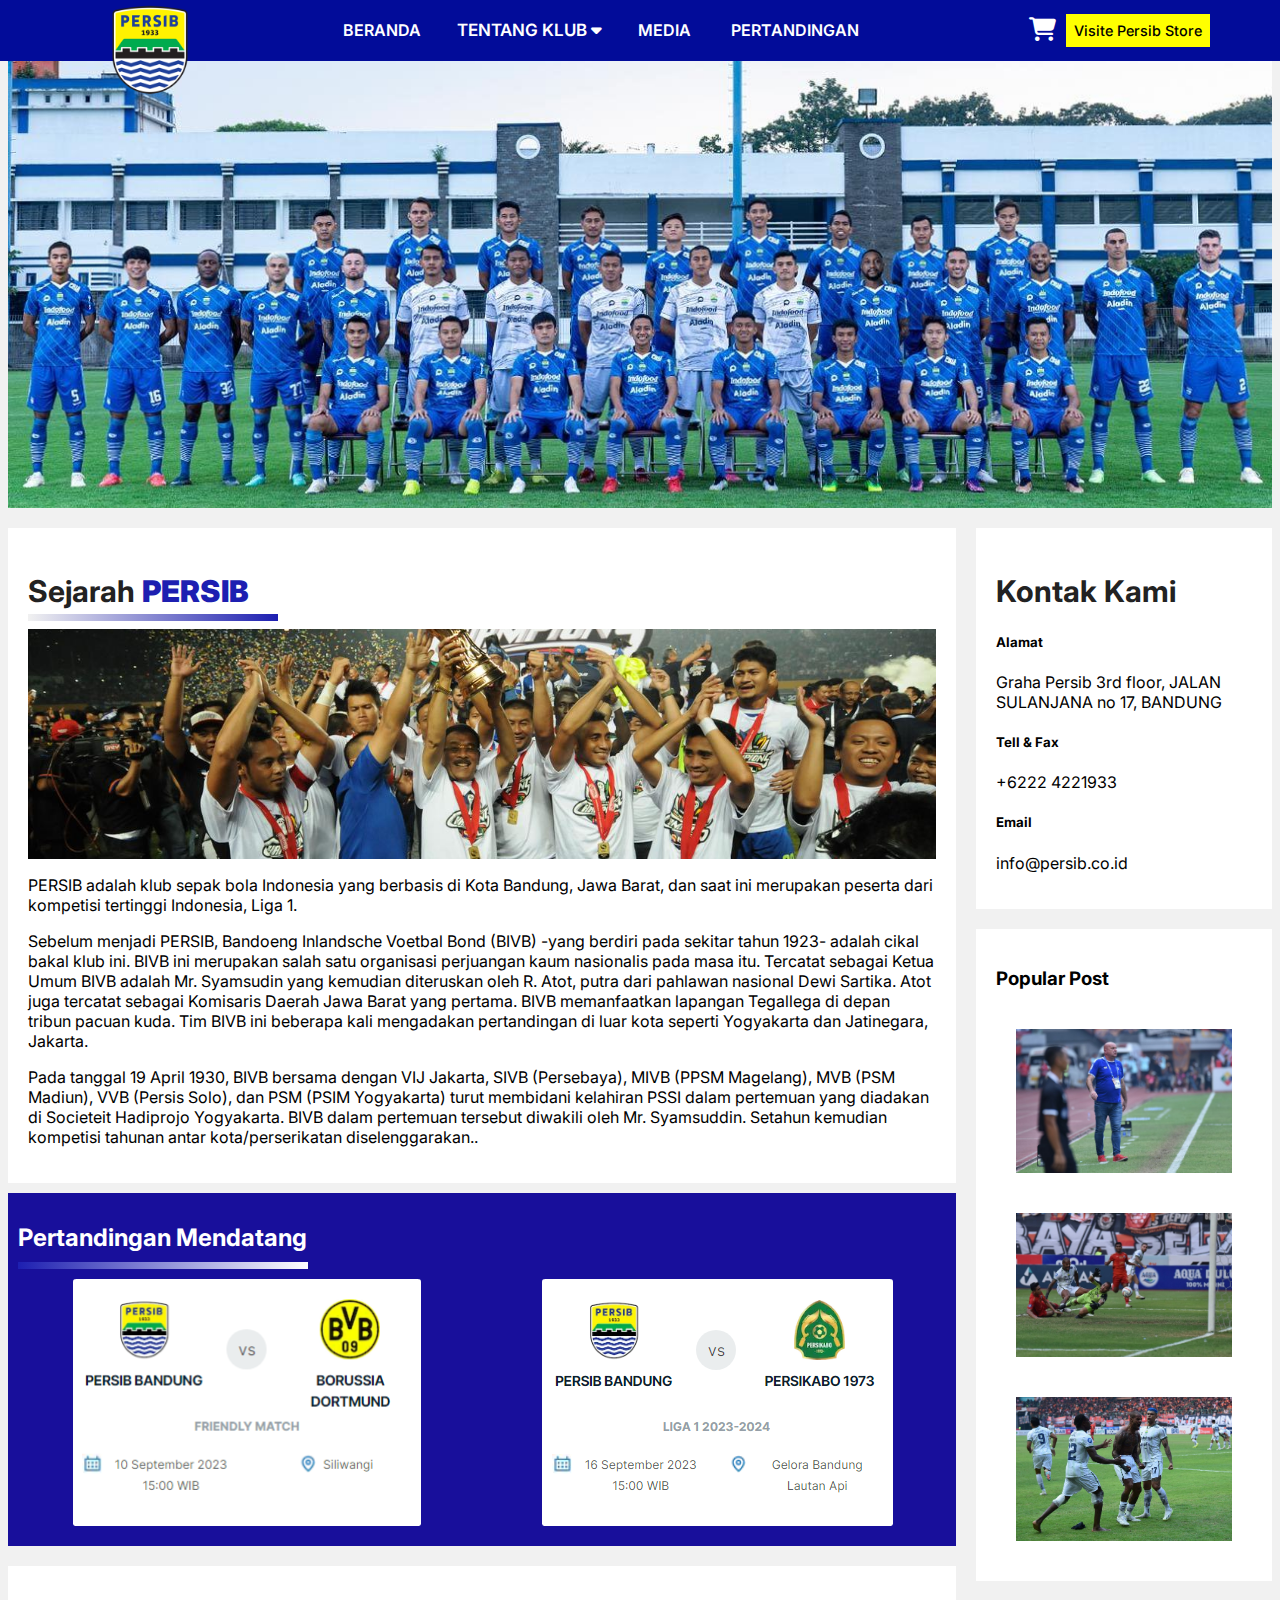
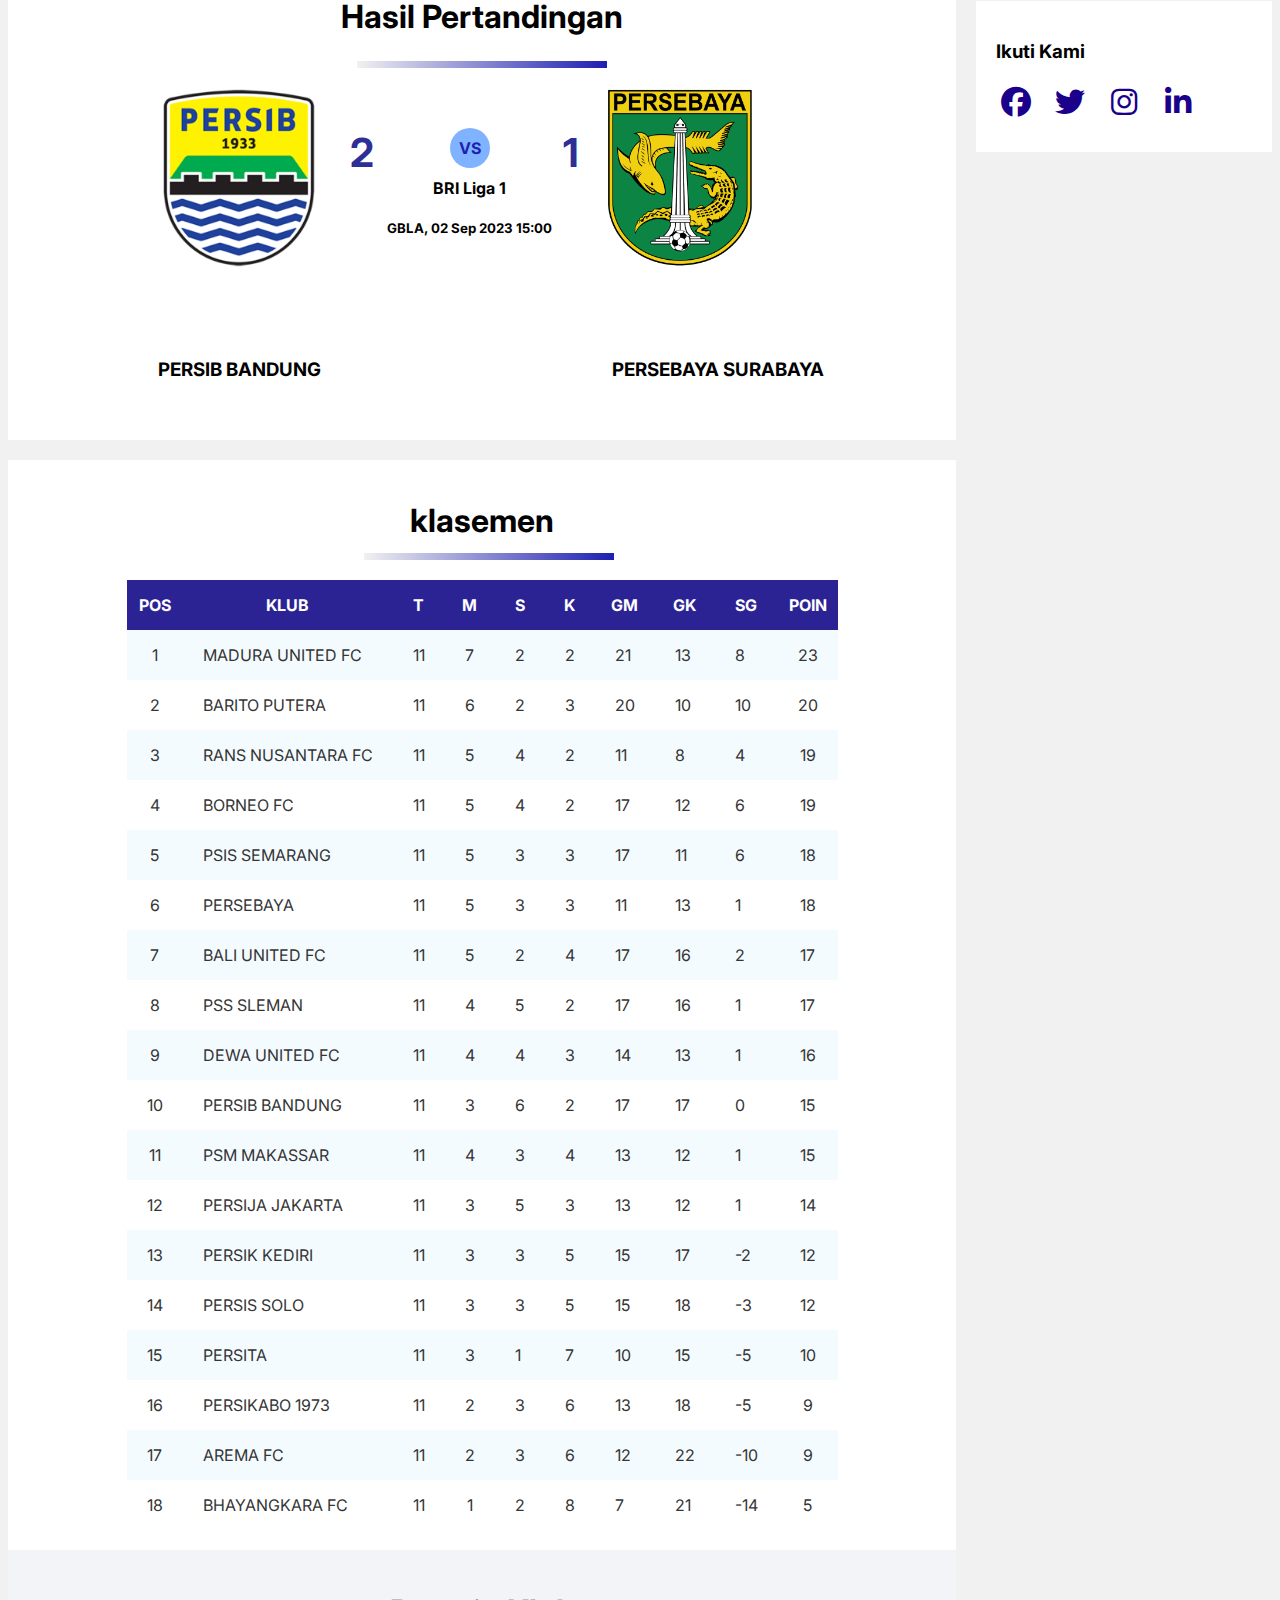
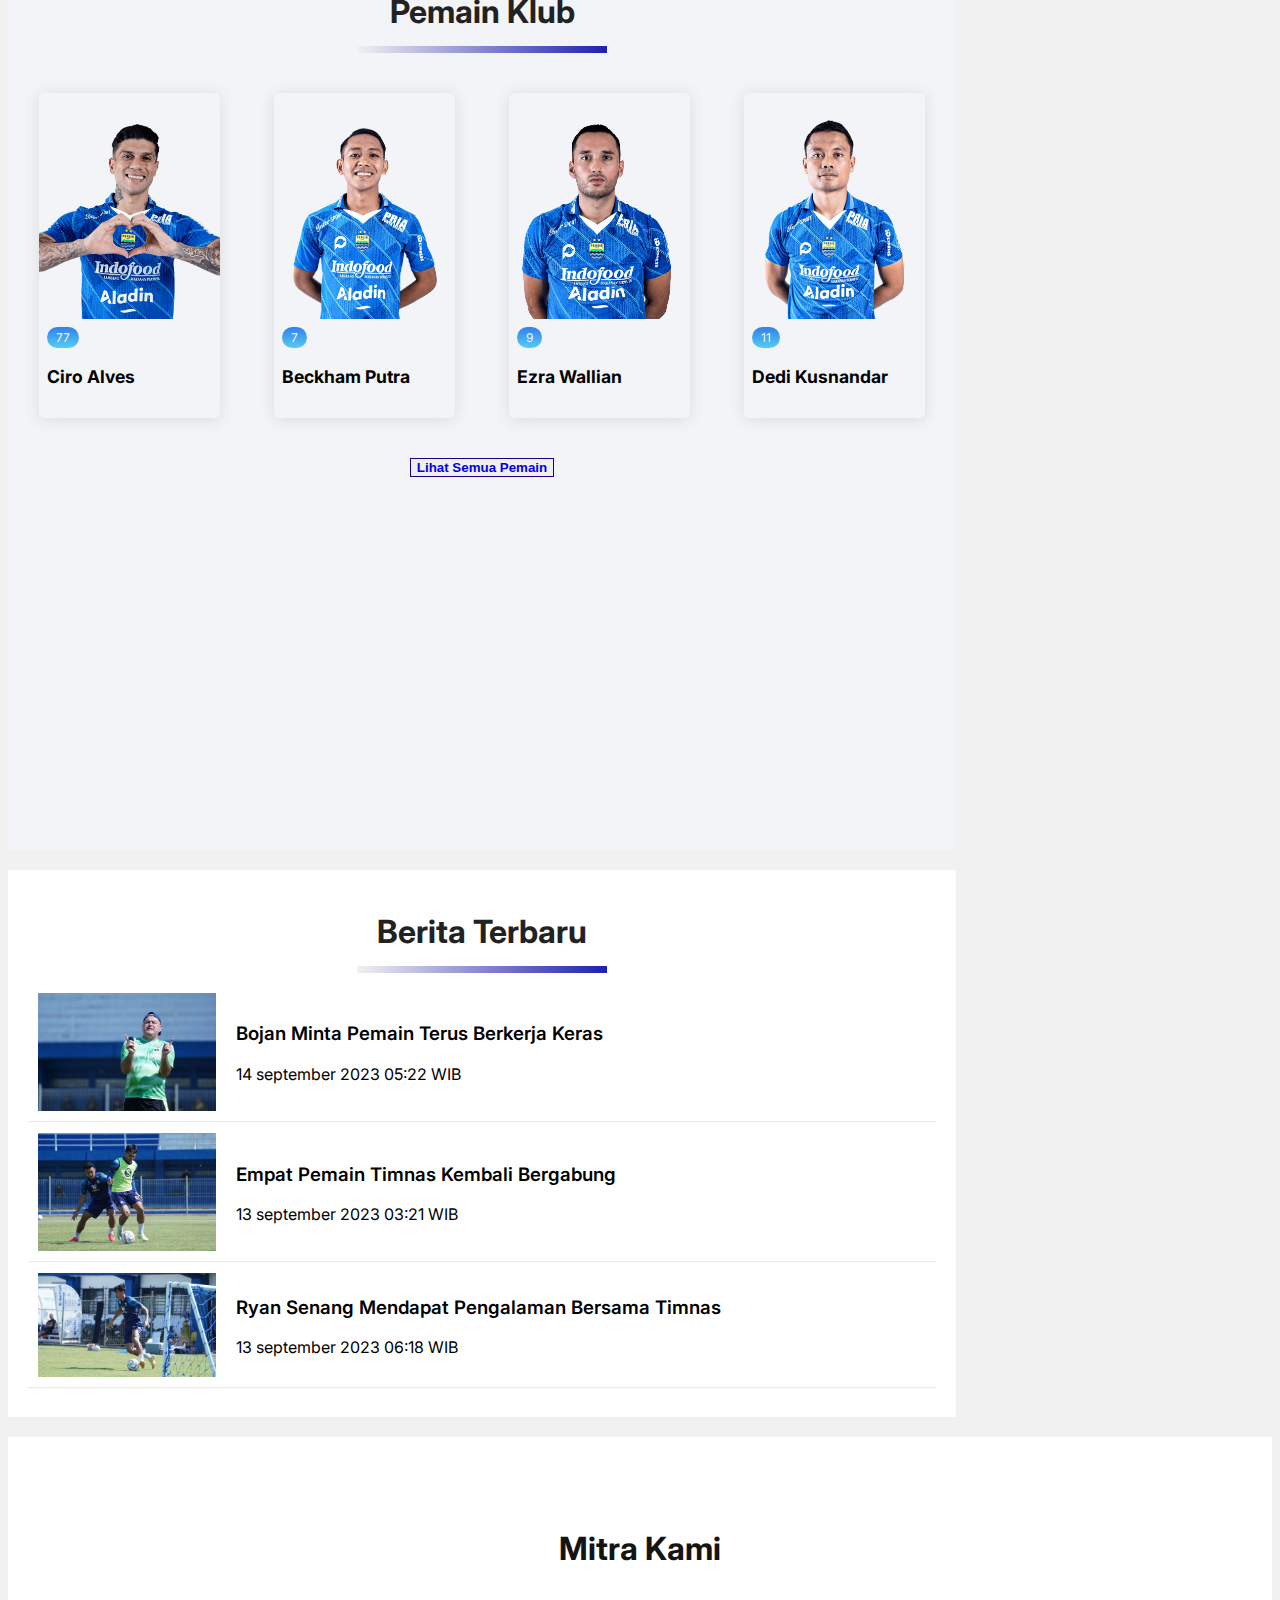
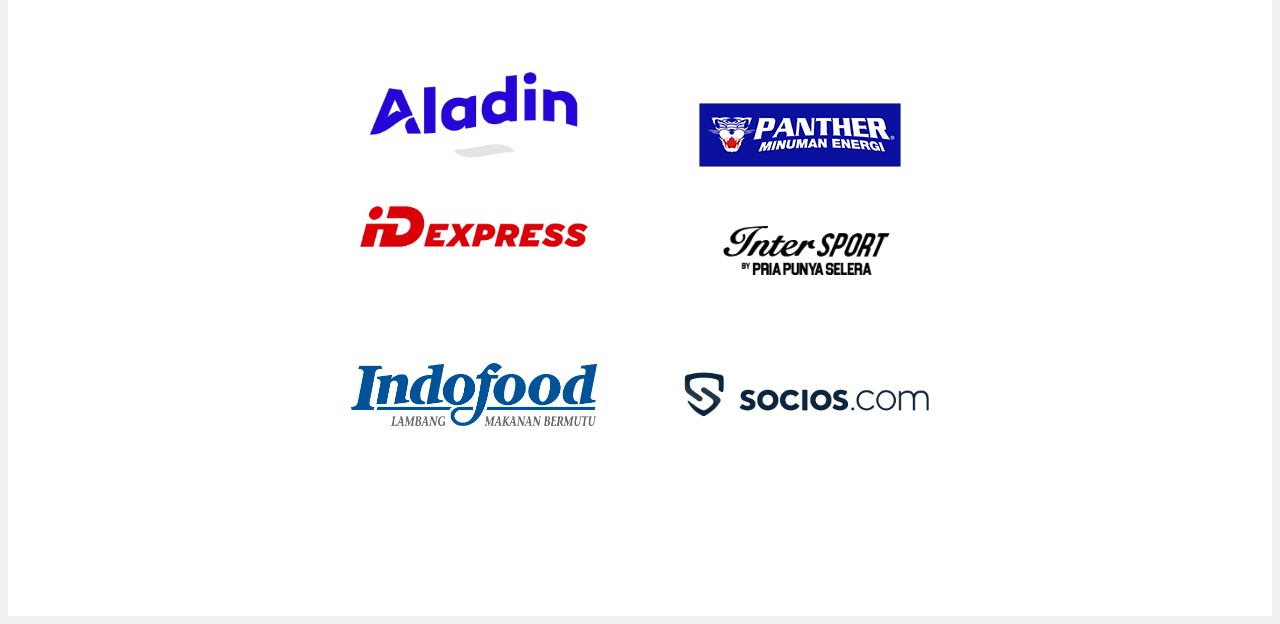
<file: index.html>
<!DOCTYPE html>
<html lang="en">
  <head>
    <meta charset="UTF-8" />
    <meta name="viewport" content="width=device-width, initial-scale=1.0" />
    <title>Persib Bandung</title>
    <link rel="stylesheet" href="style.css">
    <link rel="stylesheet" href="https://cdnjs.cloudflare.com/ajax/libs/font-awesome/6.2.0/css/all.min.css" />
    <link rel="preconnect" href="https://fonts.googleapis.com">
    <link rel="preconnect" href="https://fonts.gstatic.com" crossorigin>
    <link href="https://fonts.googleapis.com/css2?family=Plus+Jakarta+Sans&display=swap" rel="stylesheet">
    <script src="jquery.js"></script>
  </head>
  <body>
    <header>
      <div class="logo">
        <img src="pngwing.com.png" alt="logo persib" class="imgku" />
      </div>
      <div class="visite">
        <a href="store.html">Visite Persib Store</a>
      </div>
      <div class="shoping-bar">
        <i class="fas fa-shopping-cart"></i>
      </div>

      <nav>
        <ul>
          <li>
            <a href="index.html" class="aktif">BERANDA</a>
          </li>
          <div class="dropdown">
            <button class="dropbtn" class="aktif">
              TENTANG KLUB
              <i class="fa fa-caret-down"></i>
            </button>
            <div class="dropdown-content">
              <a href="sejarah.html">Sejarah</a>
              <a href="pemain.html">Pemain</a>
              <a href="klasemen.html">klasemen</a>
            </div>
          </div>

          <li>
            <a href="#" class="aktif">MEDIA</a>
          </li>
          <li>
            <a href="pertandingan.html" class="aktif" target="_blank">PERTANDINGAN</a>
          </li>
        </ul>
      </nav>

      <div class="menu-toggle">
        <i class="fa fa-bars"></i>
      </div>
    </header>
    <script>
      $(document).ready(function () {
        $(".menu-toggle").click(function () {
          $("nav").toggleClass("active");
        });
      });
    </script>

  <article id="beranda">
    <div class="header-gambar"> <img src="header_web_tim_23_24_8d9b862efa - 2023-09-10T144909.716.jpg" alt="gambar-header" class="gmbr-respnsv"></div>
  </article>  
<main>
    <div class="leftcolumn">
      <div class="card">
        <article id="sejarah">
        <h2>Sejarah <span class="colors"><b>PERSIB</b></span></h2>
        <hr class="garis">
        <img src="persibjuara.jpg" class="fakeimg" style="height:230px;">
        <p>PERSIB adalah klub sepak bola Indonesia yang berbasis di Kota Bandung, Jawa Barat, dan saat ini merupakan peserta dari kompetisi tertinggi Indonesia, Liga 1.</p>
        <p>Sebelum menjadi PERSIB, Bandoeng Inlandsche Voetbal Bond (BIVB) -yang berdiri pada sekitar tahun 1923- adalah cikal bakal klub ini. 
        BIVB ini merupakan salah satu organisasi perjuangan kaum nasionalis pada masa itu. Tercatat sebagai Ketua Umum BIVB adalah Mr. Syamsudin yang kemudian diteruskan oleh R. Atot, putra dari pahlawan nasional Dewi Sartika. 
        Atot juga tercatat sebagai Komisaris Daerah Jawa Barat yang pertama. BIVB memanfaatkan lapangan Tegallega di depan tribun pacuan kuda. Tim BIVB ini beberapa kali mengadakan pertandingan di luar kota seperti Yogyakarta dan Jatinegara, Jakarta.</p>
        <p>
        Pada tanggal 19 April 1930, BIVB bersama dengan VIJ Jakarta, SIVB (Persebaya), MIVB (PPSM Magelang), MVB (PSM Madiun), VVB (Persis Solo), dan PSM (PSIM Yogyakarta) turut membidani kelahiran PSSI dalam pertemuan yang diadakan di Societeit Hadiprojo Yogyakarta. BIVB dalam pertemuan tersebut diwakili oleh Mr. Syamsuddin. Setahun kemudian kompetisi tahunan antar kota/perserikatan diselenggarakan..</p>
      </article>
      </div>
      <div class="card1">
        <article id="pertandingan">
        <h2>Pertandingan Mendatang</h2>
        <hr class="garis">
        <div class="jarak">
          <div class="image">
        <img src="prsbvsbvb.png" class="match1" style="height:100%;">
      </div>
      <div class="image">
        <img src="prsbvsprskb.png" class="match1" style="height:100%;">
      </div>
       </div>
       </article>
      </div>


      <div class="matchday">
        <h1>Hasil Pertandingan</h1>
        <hr class="garis">
        <div class="match">
          
          <div class="satu">
            <img src="pngwing.com.png" class="gbsaya" alt="" />
            <h3 class="team">PERSIB BANDUNG</h3>
          </div>
          <div class="tengah">
            <p>2</p>
        <div>
            <div class="bulat">VS</div>
        <div class="pargraf">
          <h4>BRI Liga 1</h4>
          <h5>GBLA, 02 Sep 2023 15:00</h5>
        </div>
        </div>
            <p>1</p>
        </div>	  
          <div class="dua">
            <img src="persebaya.png" class="gbsaya" alt="" />
            <h3 class="team">PERSEBAYA SURABAYA</h3>
          </div>        
        </div>
      </div>

      <!-- tabel -->

      <div class="table-klasemen">
        <h1>klasemen</h1>
        <hr class="garis">

        <div class="penutup" style="overflow-x: auto;">
        <table class="demo-table">
          <thead>
            <tr>
              <th class="px-3">Pos</th>
              <th>Klub</th>
              <th>T</th>
              <th>M</th>
              <th>S</th>
              <th>K</th>
              <th>GM</th>
              <th>GK</th>
              <th>SG</th>
              <th>Poin</th>
            </tr>
          </thead>
          <tbody>
            <tr>
              <td>1</td>
              <td class="border">
                <span>MADURA UNITED FC</span>
              </td>
              <td>11</td>
              <td>7</td>
              <td>2</td>
              <td>2</td>
              <td>21</td>
              <td>13</td>
              <td>8</td>
              <td>23</td>
            </tr>
            <tr>
              <td>2</td>
              <td class="border">
                <span>BARITO PUTERA</span>
              </td>
              <td>11</td>
              <td>6</td>
              <td>2</td>
              <td>3</td>
              <td>20</td>
              <td>10</td>
              <td>10</td>
              <td>20</td>
            </tr>
            <tr>
              <td>3</td>
              <td class="border">
                <span>RANS NUSANTARA FC</span>
              </td>
              <td>11</td>
              <td>5</td>
              <td>4</td>
              <td>2</td>
              <td>11</td>
              <td>8</td>
              <td>4</td>
              <td>19</td>
            </tr>
            <tr>
              <td>4</td>
              <td class="border">
                <span>BORNEO FC</span>
              </td>
              <td>11</td>
              <td>5</td>
              <td>4</td>
              <td>2</td>
              <td>17</td>
              <td>12</td>
              <td>6</td>
              <td>19</td>
            </tr>
            <tr>
              <td>5</td>
              <td class="border">
                <span>PSIS SEMARANG</span>
              </td>
              <td>11</td>
              <td>5</td>
              <td>3</td>
              <td>3</td>
              <td>17</td>
              <td>11</td>
              <td>6</td>
              <td>18</td>
            </tr>
            <tr>
              <td>6</td>
              <td class="border">
                <span>PERSEBAYA</span>
              </td>
              <td>11</td>
              <td>5</td>
              <td>3</td>
              <td>3</td>
              <td>11</td>
              <td>13</td>
              <td>1</td>
              <td>18</td>
            </tr>
            <tr>
              <td>7</td>
              <td class="border">
                <span>BALI UNITED FC</span>
              </td>
              <td>11</td>
              <td>5</td>
              <td>2</td>
              <td>4</td>
              <td>17</td>
              <td>16</td>
              <td>2</td>
              <td>17</td>
            </tr>
            <tr>
              <td>8</td>
              <td class="border">
                <span>PSS SLEMAN</span>
              </td>
              <td>11</td>
              <td>4</td>
              <td>5</td>
              <td>2</td>
              <td>17</td>
              <td>16</td>
              <td>1</td>
              <td>17</td>
            </tr>
            <tr>
              <td>9</td>
              <td class="border">
                <span>DEWA UNITED FC</span>
              </td>
              <td>11</td>
              <td>4</td>
              <td>4</td>
              <td>3</td>
              <td>14</td>
              <td>13</td>
              <td>1</td>
              <td>16</td>
            </tr>
            <tr>
              <td>10</td>
              <td class="border">
                <span>PERSIB BANDUNG</span>
              </td>
              <td>11</td>
              <td>3</td>
              <td>6</td>
              <td>2</td>
              <td>17</td>
              <td>17</td>
              <td>0</td>
              <td>15</td>
            </tr>
            <tr>
              <td>11</td>
              <td class="border">
                <span>PSM MAKASSAR</span>
              </td>
              <td>11</td>
              <td>4</td>
              <td>3</td>
              <td>4</td>
              <td>13</td>
              <td>12</td>
              <td>1</td>
              <td>15</td>
            </tr>
            <tr>
              <td>12</td>
              <td class="border">
                <span>PERSIJA JAKARTA</span>
              </td>
              <td>11</td>
              <td>3</td>
              <td>5</td>
              <td>3</td>
              <td>13</td>
              <td>12</td>
              <td>1</td>
              <td>14</td>
            </tr>
            <tr>
              <td>13</td>
              <td class="border">
                <span>PERSIK KEDIRI</span>
              </td>
              <td>11</td>
              <td>3</td>
              <td>3</td>
              <td>5</td>
              <td>15</td>
              <td>17</td>
              <td>-2</td>
              <td>12</td>
            </tr>
            <tr>
              <td>14</td>
              <td class="border">
                <span>PERSIS SOLO</span>
              </td>
              <td>11</td>
              <td>3</td>
              <td>3</td>
              <td>5</td>
              <td>15</td>
              <td>18</td>
              <td>-3</td>
              <td>12</td>
            </tr>
            <tr>
              <td>15</td>
              <td class="border">
                <span>PERSITA</span>
              </td>
              <td>11</td>
              <td>3</td>
              <td>1</td>
              <td>7</td>
              <td>10</td>
              <td>15</td>
              <td>-5</td>
              <td>10</td>
            </tr>
            <tr>
              <td>16</td>
              <td class="border">
                <span>PERSIKABO 1973</span>
              </td>
              <td>11</td>
              <td>2</td>
              <td>3</td>
              <td>6</td>
              <td>13</td>
              <td>18</td>
              <td>-5</td>
              <td>9</td>
            </tr>
            <tr>
              <td>17</td>
              <td class="border">
                <span>AREMA FC</span>
              </td>
              <td>11</td>
              <td>2</td>
              <td>3</td>
              <td>6</td>
              <td>12</td>
              <td>22</td>
              <td>-10</td>
              <td>9</td>
            </tr>
            <tr>
              <td>18</td>
              <td class="border">
                <span>BHAYANGKARA FC</span>
              </td>
              <td>11</td>
              <td>1</td>
              <td>2</td>
              <td>8</td>
              <td>7</td>
              <td>21</td>
              <td>-14</td>
              <td>5</td>
            </tr>
          </tbody>
        </table>
      </div>      
      </div>

     
        <div class="container">    
          <h1>Pemain Klub</h1>
          <hr class="garis">
          <div class="bungkus-kartu">
          <div class="kartu">
              <img src="pemain/ciro.png" alt="" width="600">
              <div class="kartu-body">
                  <span class="tag tag-blue">77</span>
                  <h4>Ciro Alves</h4>                
              </div>
            </div>
          <div class="kartu">
                  <img src="pemain/beckham.png" alt="" width="600">
                  <div class="kartu-body">
                      <span class="tag tag-blue">7</span>
                      <h4>Beckham putra</h4>
                     
                  </div>
                </article>
          </div>
          
          <div class="kartu">
                  <img src="pemain/ezra.png" alt="" width="600">
                  <div class="kartu-body">
                      <span class="tag tag-blue">9</span>
                      <h4>ezra wallian</h4>
                     
                  </div>
          </div>

          <div class="kartu">
            <img src="pemain/dado.png" alt="" width="600">
            <div class="kartu-body">
                <span class="tag tag-blue">11</span>
                <h4>dedi kusnandar</h4>              
            </div>
          </div> 

          
     
        </div>
        <div class="btn">

          <button> <a href="pemain.html">Lihat Semua Pemain</a></button>


        </div> 
        </div>

      


  

        <div class="halaman-berita">
          <h1>Berita Terbaru</h1>
          <hr class="garis">
          <div class="berita1">
            <img src="berita/bojan.jpg" class="g1" alt="">
            <div class="bungkus-berita">
            <h3>Bojan Minta Pemain Terus Berkerja Keras </h3>
            <p>14 september 2023 05:22 WIB</p>
          </div>
          </div>
          <hr class="hr-berita">
          <div class="berita1">
            <img src="berita/berita5.jpg" class="g1" alt="">
            <div class="bungkus-berita">
            <h3>Empat Pemain Timnas Kembali Bergabung </h3>
            <p>13 september 2023 03:21 WIB</p>
          </div>
          </div>
          <hr class="hr-berita">
          <div class="berita1">
            <img src="berita/berita6.jpg" class="g1" alt="">
            <div class="bungkus-berita">
            <h3>Ryan senang mendapat pengalaman bersama Timnas </h3>
            <p>13 september 2023 06:18 WIB</p>
          </div>
          </div>
          <hr class="hr-berita">
        </div>
        
  
     
  
       
         
       
    </div>
    <aside style="width: 25%;">
    <div class="rightcolumn">
      <div class="card">
        <h2>Kontak Kami</h2>
        <div class="bungkus-alamat">
          <h5>Alamat</h5>
          <p>Graha Persib 3rd floor, JALAN SULANJANA no 17, BANDUNG</p>
          
        </div>
        <div class="bungkus-alamat">
          <h5>Tell & Fax</h5>
          <p>+6222 4221933 </p>
        </div>
        <div class="bungkus-alamat">
          <h5>Email</h5>
          <p>info@persib.co.id</p>
        </div>
      </div>
      <div class="card">
        <h3>Popular Post</h3>
        <div class="fakeimgk"><img src="berita1.jpg" alt=""></div>
        <div class="fakeimgk"><img src="berita2.jpg" alt=""></div>
        <div class="fakeimgk"><img src="berita3.jpg" alt=""></div>
      </div>
      <div class="cardt">
        <h3>Ikuti Kami</h3>
       <div class="sosmed">
        <a href="https://www.facebook.com/PERSIB-Bandung-21164211233/"><i class="fab fa-facebook"></i></a>
        <a href="https://twitter.com/persib?ref_src=twsrc%5Egoogle%7Ctwcamp%5Eserp%7Ctwgr%5Eauthor"><i class="fab fa-twitter"></i></a>
        <a href="https://www.instagram.com/persib/?hl=id"><i class="fab fa-instagram"></i></a>
        <a href="https://id.linkedin.com/company/persib"><i class="fab fa-linkedin-in"></i></a>
       </div>
      </div>
    </div>
  </aside>
  
</main>
 

  <footer>
  <div class="footer">
    <h1>Mitra Kami</h1>
      <div class="row">
      
       
          <div class="footer-col">            
                 <img src="footer/aladin.png" alt="">
                 <img src="footer/idexprees.png" alt="">                 
                 <img src="footer/indoofood.png" alt="">                              
          </div>
          <div class="footer-col">     
                  <img src="footer/vidio.png" alt="">
                  <img src="footer/intersport.png" alt="">            
                  <img src="footer/socios.png" alt="">                      
          </div>
      </div>
</div>

</footer>
  
  </body>
</html>
</file>
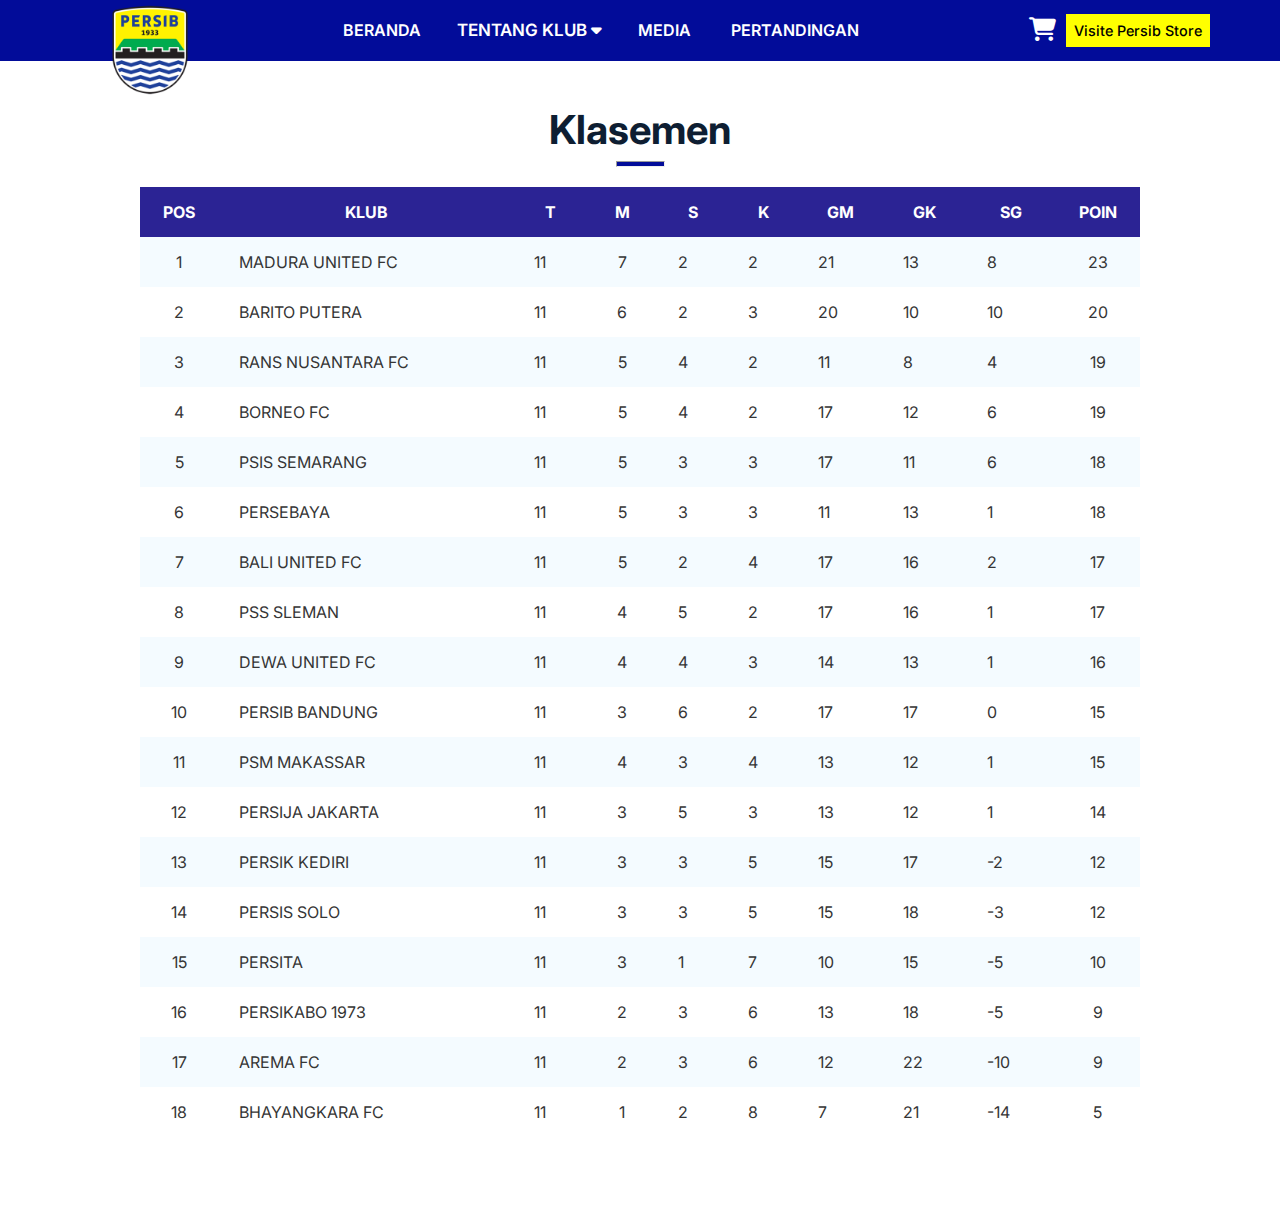
<file: klasemen.html>
<!DOCTYPE html>
<html lang="en">
  <head>
    <meta charset="UTF-8" />
    <meta name="viewport" content="width=device-width, initial-scale=1.0" />
    <title>Document</title>
    <link rel="stylesheet" href="klasemen.css">
    <link
      rel="stylesheet"
      href="https://cdnjs.cloudflare.com/ajax/libs/font-awesome/6.2.0/css/all.min.css"
    />
    <link rel="preconnect" href="https://fonts.googleapis.com" />
    <link rel="preconnect" href="https://fonts.gstatic.com" crossorigin />
    <link
      href="https://fonts.googleapis.com/css2?family=Plus+Jakarta+Sans&display=swap"
      rel="stylesheet"
    />
    <script src="jquery.js"></script>
  </head>
  <body>
    <header>
        <div class="logo">
          <img src="pngwing.com.png" alt="logo persib" class="imgku" />
        </div>
        <div class="visite">
          <a href="store.html">Visite Persib Store</a>
        </div>
        <div class="shoping-bar">
          <i class="fas fa-shopping-cart"></i>
        </div>
  
        <nav>
          <ul>
            <li>
              <a href="index.html" class="aktif">BERANDA</a>
            </li>
            <div class="dropdown">
              <button class="dropbtn" class="aktif">
                TENTANG KLUB
                <i class="fa fa-caret-down"></i>
              </button>
              <div class="dropdown-content">
                <a href="sejarah.html">Sejarah</a>
                <a href="pemain.html">Pemain</a>
                <a href="klasemen.html">klasemen</a>
              </div>
            </div>
  
            <li>
              <a href="#" class="aktif" >MEDIA</a>
            </li>
            <li>
              <a href="pertandingan.html" class="aktif" target="_blank">PERTANDINGAN</a>
            </li>
          </ul>
        </nav>
  
        <div class="menu-toggle">
          <i class="fa fa-bars"></i>
        </div>
      </header>
      <script>
        $(document).ready(function () {
          $(".menu-toggle").click(function () {
            $("nav").toggleClass("active");
          });
        });
      </script>

      <main>
        <div class="bungkus">

            <div class="judul">
                <h1>Klasemen</h1>
                <hr class="garis">

            </div>

            <div>
                <div class="table-klasemen">
                  
            
                    <div class="penutup" style="overflow-x: auto;">
                    <table class="demo-table">
                      <thead>
                        <tr>
                          <th class="px-3">Pos</th>
                          <th>Klub</th>
                          <th>T</th>
                          <th>M</th>
                          <th>S</th>
                          <th>K</th>
                          <th>GM</th>
                          <th>GK</th>
                          <th>SG</th>
                          <th>Poin</th>
                        </tr>
                      </thead>
                      <tbody>
                        <tr>
                          <td>1</td>
                          <td class="border">
                            <span>MADURA UNITED FC</span>
                          </td>
                          <td>11</td>
                          <td>7</td>
                          <td>2</td>
                          <td>2</td>
                          <td>21</td>
                          <td>13</td>
                          <td>8</td>
                          <td>23</td>
                        </tr>
                        <tr>
                          <td>2</td>
                          <td class="border">
                            <span>BARITO PUTERA</span>
                          </td>
                          <td>11</td>
                          <td>6</td>
                          <td>2</td>
                          <td>3</td>
                          <td>20</td>
                          <td>10</td>
                          <td>10</td>
                          <td>20</td>
                        </tr>
                        <tr>
                          <td>3</td>
                          <td class="border">
                            <span>RANS NUSANTARA FC</span>
                          </td>
                          <td>11</td>
                          <td>5</td>
                          <td>4</td>
                          <td>2</td>
                          <td>11</td>
                          <td>8</td>
                          <td>4</td>
                          <td>19</td>
                        </tr>
                        <tr>
                          <td>4</td>
                          <td class="border">
                            <span>BORNEO FC</span>
                          </td>
                          <td>11</td>
                          <td>5</td>
                          <td>4</td>
                          <td>2</td>
                          <td>17</td>
                          <td>12</td>
                          <td>6</td>
                          <td>19</td>
                        </tr>
                        <tr>
                          <td>5</td>
                          <td class="border">
                            <span>PSIS SEMARANG</span>
                          </td>
                          <td>11</td>
                          <td>5</td>
                          <td>3</td>
                          <td>3</td>
                          <td>17</td>
                          <td>11</td>
                          <td>6</td>
                          <td>18</td>
                        </tr>
                        <tr>
                          <td>6</td>
                          <td class="border">
                            <span>PERSEBAYA</span>
                          </td>
                          <td>11</td>
                          <td>5</td>
                          <td>3</td>
                          <td>3</td>
                          <td>11</td>
                          <td>13</td>
                          <td>1</td>
                          <td>18</td>
                        </tr>
                        <tr>
                          <td>7</td>
                          <td class="border">
                            <span>BALI UNITED FC</span>
                          </td>
                          <td>11</td>
                          <td>5</td>
                          <td>2</td>
                          <td>4</td>
                          <td>17</td>
                          <td>16</td>
                          <td>2</td>
                          <td>17</td>
                        </tr>
                        <tr>
                          <td>8</td>
                          <td class="border">
                            <span>PSS SLEMAN</span>
                          </td>
                          <td>11</td>
                          <td>4</td>
                          <td>5</td>
                          <td>2</td>
                          <td>17</td>
                          <td>16</td>
                          <td>1</td>
                          <td>17</td>
                        </tr>
                        <tr>
                          <td>9</td>
                          <td class="border">
                            <span>DEWA UNITED FC</span>
                          </td>
                          <td>11</td>
                          <td>4</td>
                          <td>4</td>
                          <td>3</td>
                          <td>14</td>
                          <td>13</td>
                          <td>1</td>
                          <td>16</td>
                        </tr>
                        <tr>
                          <td>10</td>
                          <td class="border">
                            <span>PERSIB BANDUNG</span>
                          </td>
                          <td>11</td>
                          <td>3</td>
                          <td>6</td>
                          <td>2</td>
                          <td>17</td>
                          <td>17</td>
                          <td>0</td>
                          <td>15</td>
                        </tr>
                        <tr>
                          <td>11</td>
                          <td class="border">
                            <span>PSM MAKASSAR</span>
                          </td>
                          <td>11</td>
                          <td>4</td>
                          <td>3</td>
                          <td>4</td>
                          <td>13</td>
                          <td>12</td>
                          <td>1</td>
                          <td>15</td>
                        </tr>
                        <tr>
                          <td>12</td>
                          <td class="border">
                            <span>PERSIJA JAKARTA</span>
                          </td>
                          <td>11</td>
                          <td>3</td>
                          <td>5</td>
                          <td>3</td>
                          <td>13</td>
                          <td>12</td>
                          <td>1</td>
                          <td>14</td>
                        </tr>
                        <tr>
                          <td>13</td>
                          <td class="border">
                            <span>PERSIK KEDIRI</span>
                          </td>
                          <td>11</td>
                          <td>3</td>
                          <td>3</td>
                          <td>5</td>
                          <td>15</td>
                          <td>17</td>
                          <td>-2</td>
                          <td>12</td>
                        </tr>
                        <tr>
                          <td>14</td>
                          <td class="border">
                            <span>PERSIS SOLO</span>
                          </td>
                          <td>11</td>
                          <td>3</td>
                          <td>3</td>
                          <td>5</td>
                          <td>15</td>
                          <td>18</td>
                          <td>-3</td>
                          <td>12</td>
                        </tr>
                        <tr>
                          <td>15</td>
                          <td class="border">
                            <span>PERSITA</span>
                          </td>
                          <td>11</td>
                          <td>3</td>
                          <td>1</td>
                          <td>7</td>
                          <td>10</td>
                          <td>15</td>
                          <td>-5</td>
                          <td>10</td>
                        </tr>
                        <tr>
                          <td>16</td>
                          <td class="border">
                            <span>PERSIKABO 1973</span>
                          </td>
                          <td>11</td>
                          <td>2</td>
                          <td>3</td>
                          <td>6</td>
                          <td>13</td>
                          <td>18</td>
                          <td>-5</td>
                          <td>9</td>
                        </tr>
                        <tr>
                          <td>17</td>
                          <td class="border">
                            <span>AREMA FC</span>
                          </td>
                          <td>11</td>
                          <td>2</td>
                          <td>3</td>
                          <td>6</td>
                          <td>12</td>
                          <td>22</td>
                          <td>-10</td>
                          <td>9</td>
                        </tr>
                        <tr>
                          <td>18</td>
                          <td class="border">
                            <span>BHAYANGKARA FC</span>
                          </td>
                          <td>11</td>
                          <td>1</td>
                          <td>2</td>
                          <td>8</td>
                          <td>7</td>
                          <td>21</td>
                          <td>-14</td>
                          <td>5</td>
                        </tr>
                      </tbody>
                    </table>
                  </div>      
                  </div>
            

            </div>
        </div>

      </main>


  </body>
</html>
</file>
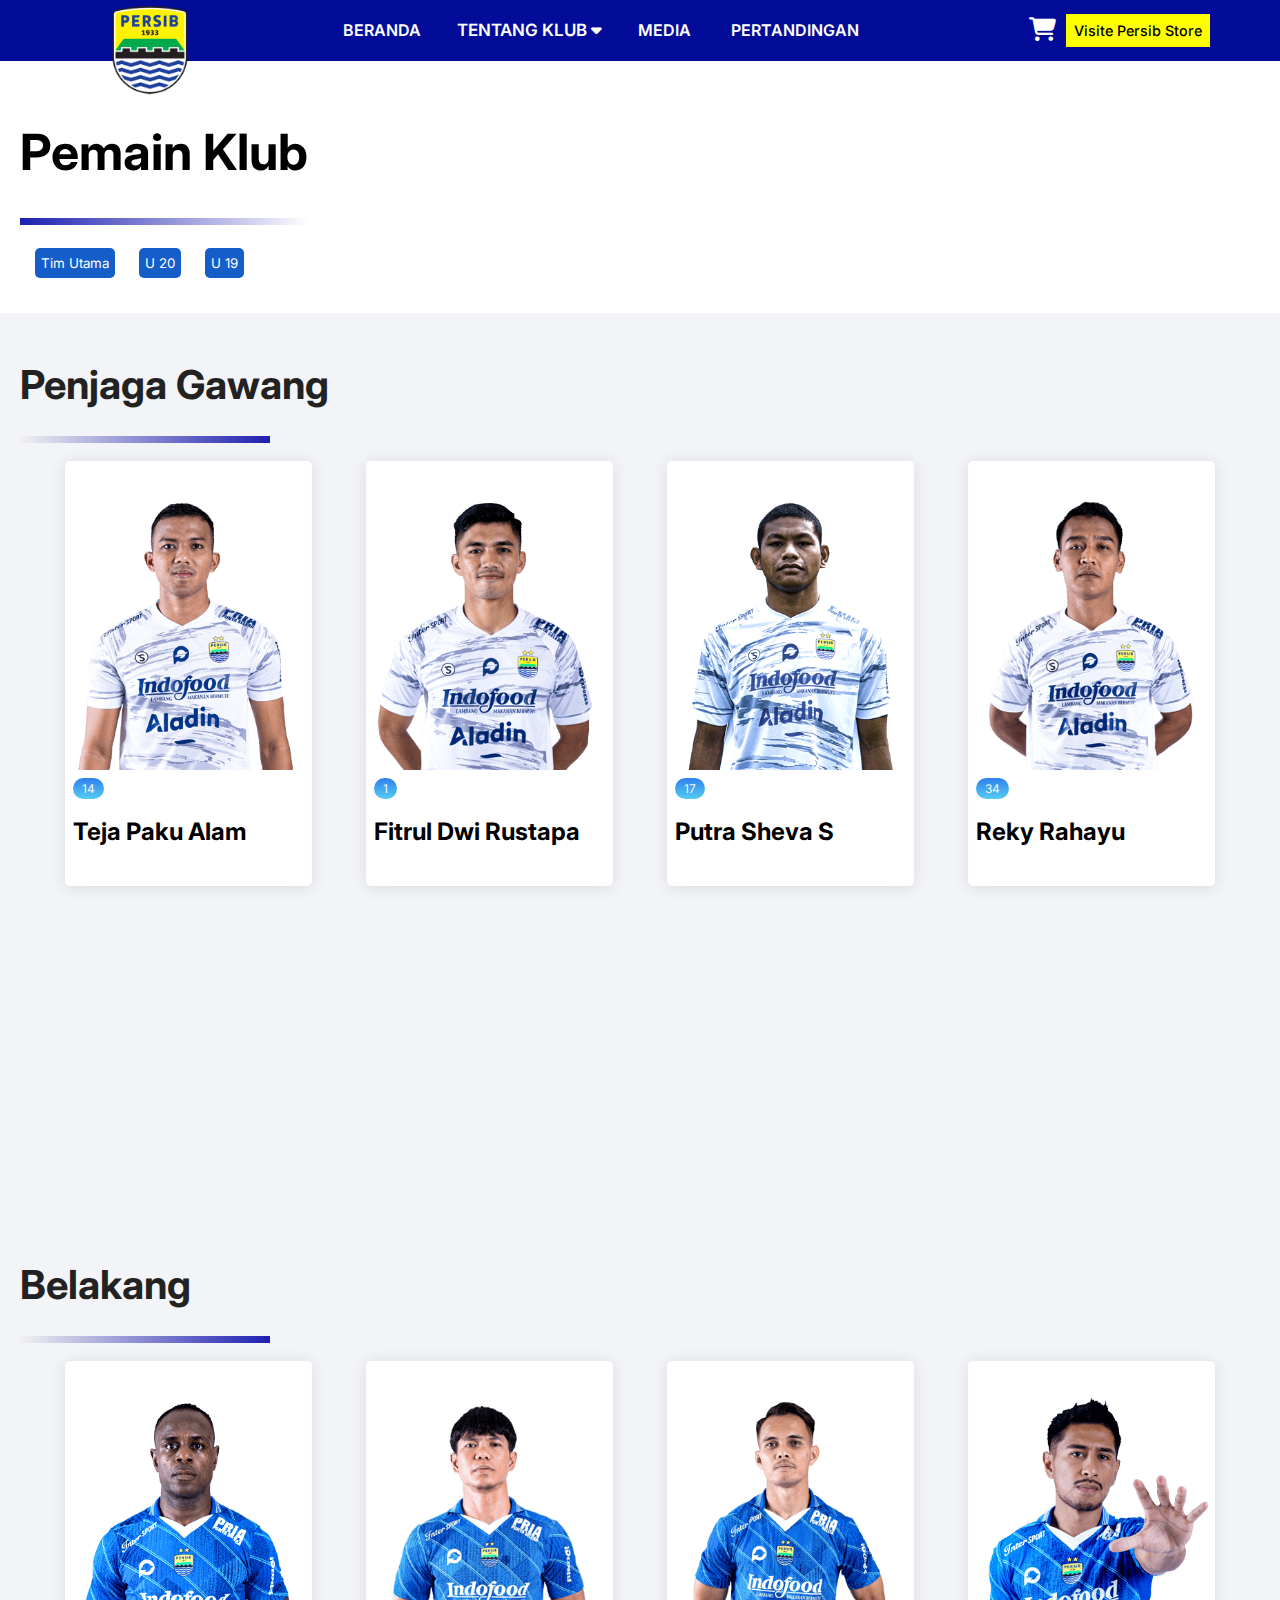
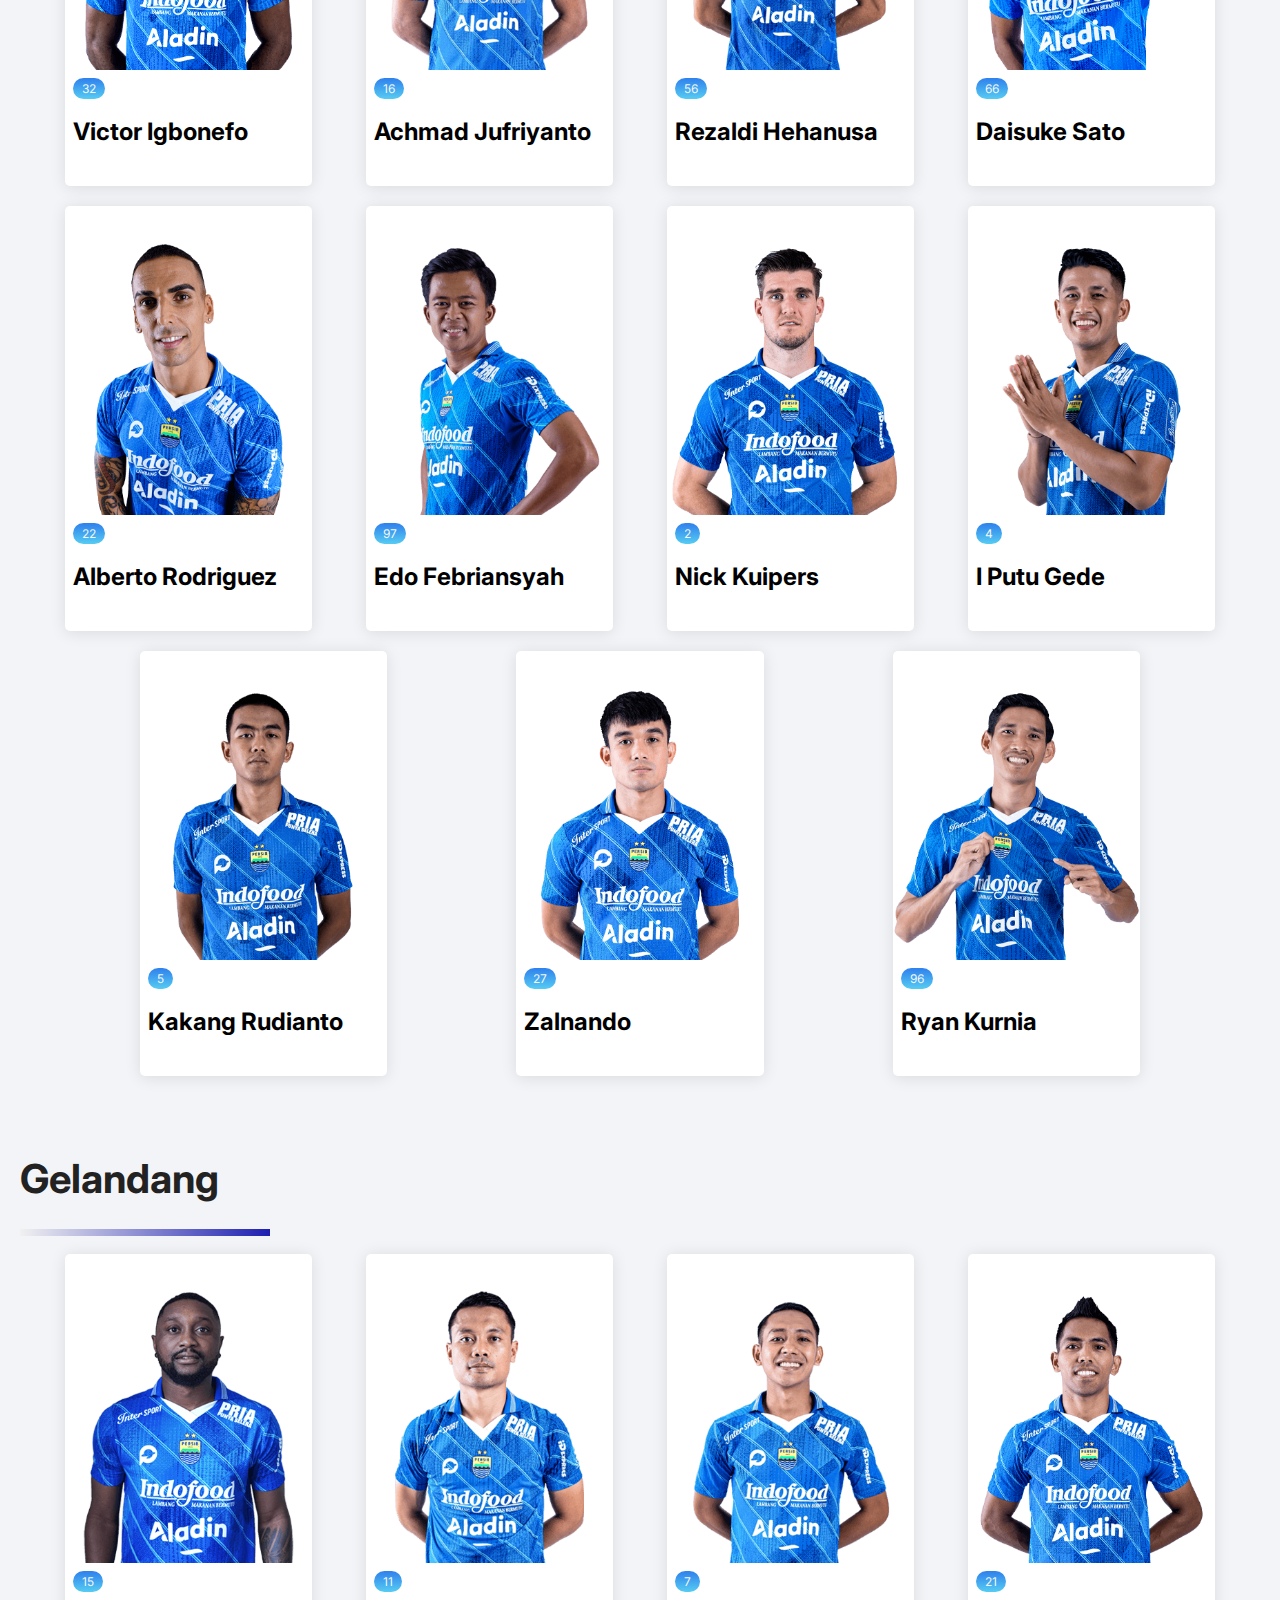
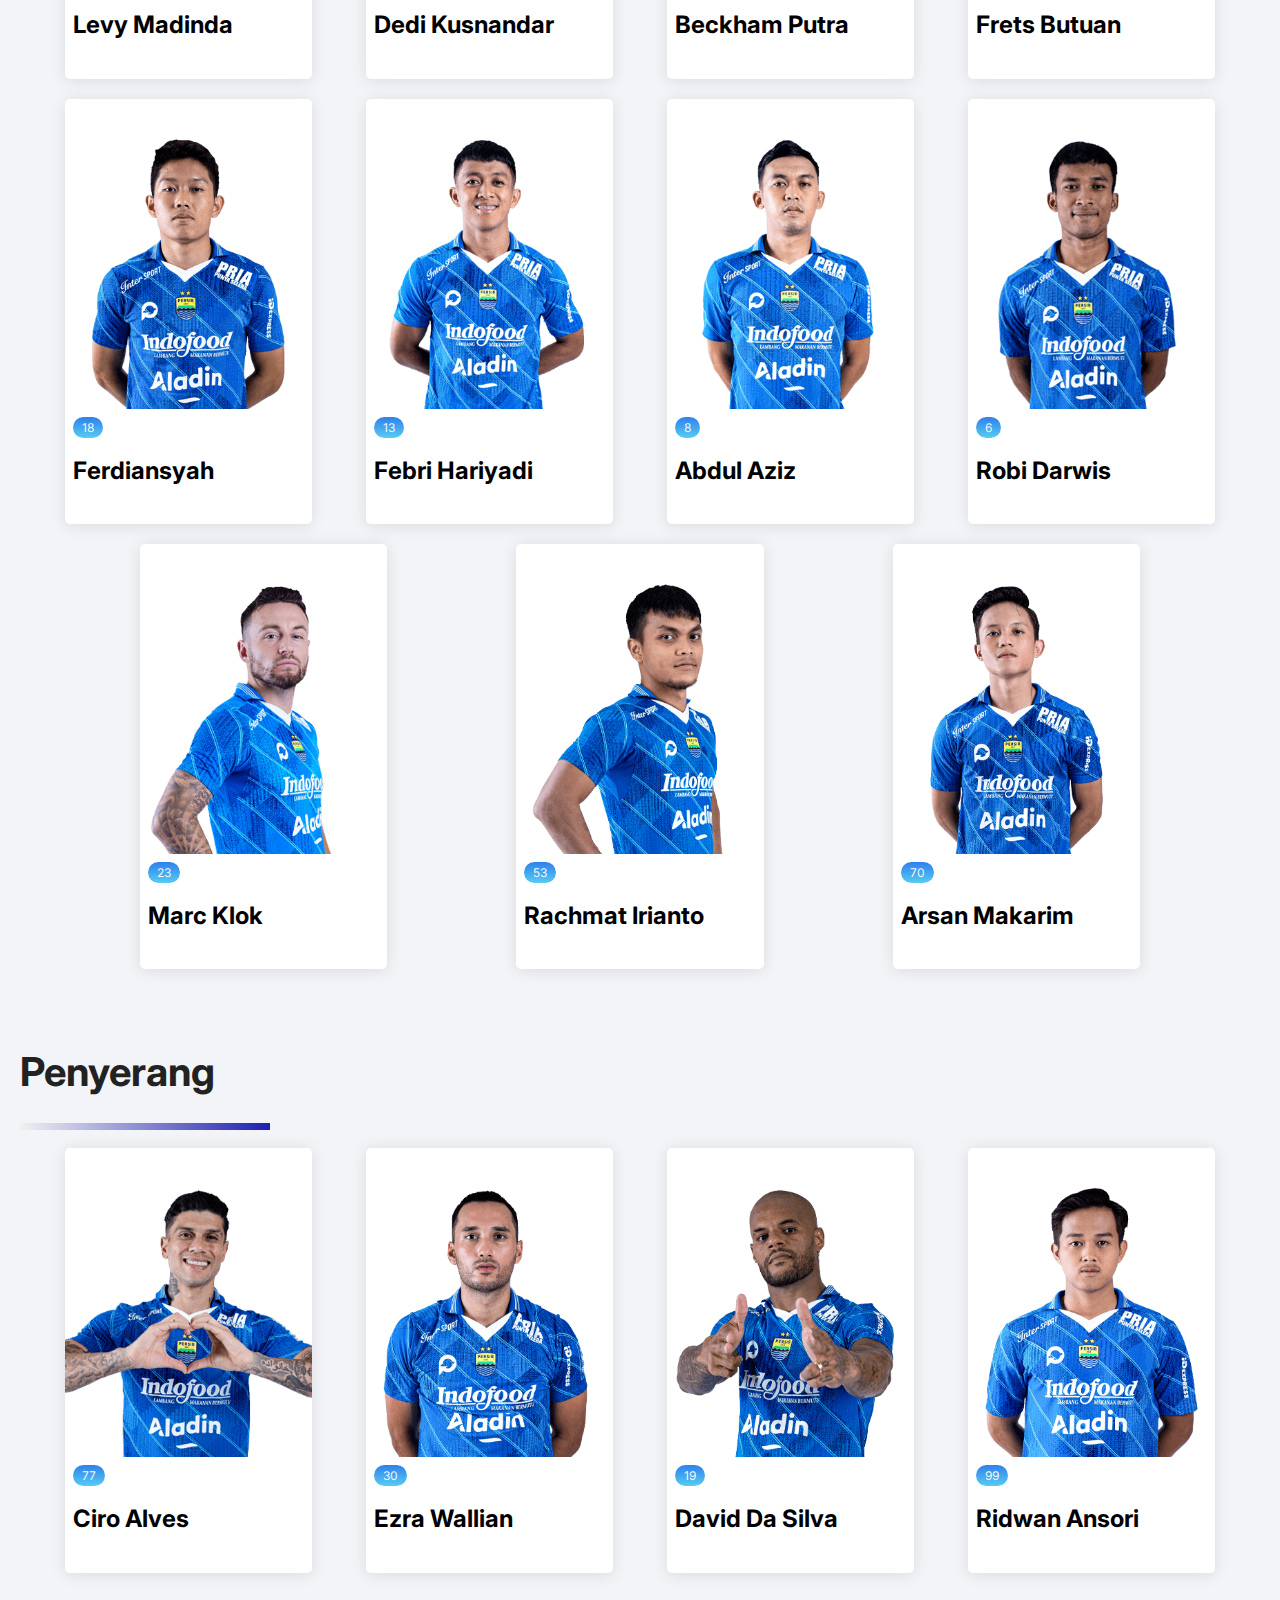
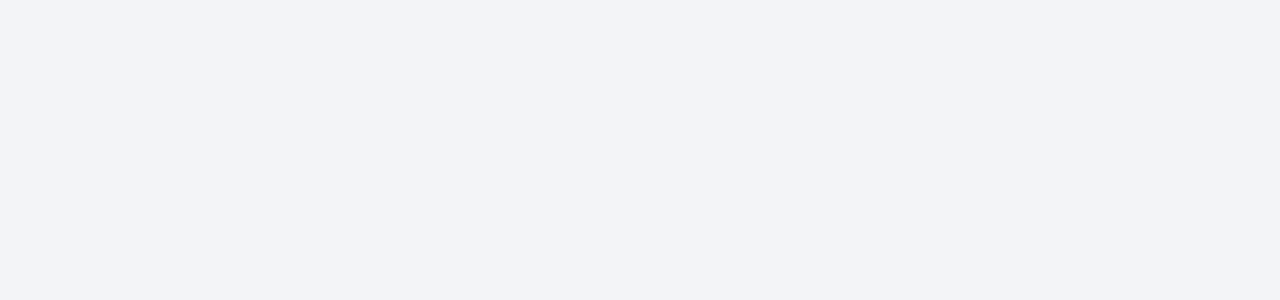
<file: pemain.html>
<!DOCTYPE html>
<html lang="en">
<head>
    <meta charset="UTF-8">
    <meta name="viewport" content="width=device-width, initial-scale=1.0">
    <title>Pemain Persib</title>
    <link rel="stylesheet" href="pemain.css">
     <link rel="stylesheet" href="https://cdnjs.cloudflare.com/ajax/libs/font-awesome/6.2.0/css/all.min.css" />
    <link rel="preconnect" href="https://fonts.googleapis.com">
    <link rel="preconnect" href="https://fonts.gstatic.com" crossorigin>
    <link href="https://fonts.googleapis.com/css2?family=Plus+Jakarta+Sans&display=swap" rel="stylesheet">
    <script src="jquery.js"></script>
</head>
<body>
  <header>
    <div class="logo">
      <img src="pngwing.com.png" alt="logo persib" class="imgku" />
    </div>
    <div class="visite">
      <a href="store.html">Visite Persib Store</a>
    </div>
    <div class="shoping-bar">
      <i class="fas fa-shopping-cart"></i>
    </div>

    <nav>
      <ul>
        <li>
          <a href="index.html" class="aktif">BERANDA</a>
        </li>
        <div class="dropdown">
          <button class="dropbtn" class="aktif">
            TENTANG KLUB
            <i class="fa fa-caret-down"></i>
          </button>
          <div class="dropdown-content">
            <a href="sejarah.html">Sejarah</a>
            <a href="pemain.html">Pemain</a>
            <a href="klasemen.html">klasemen</a>
          </div>
        </div>

        <li>
          <a href="#" class="aktif" >MEDIA</a>
        </li>
        <li>
          <a href="pertandingan.html" class="aktif" target="_blank">PERTANDINGAN</a>
        </li>
      </ul>
    </nav>

    <div class="menu-toggle">
      <i class="fa fa-bars"></i>
    </div>
  </header>
  <script>
    $(document).ready(function () {
      $(".menu-toggle").click(function () {
        $("nav").toggleClass("active");
      });
    });
  </script>
   
 <div class="judul-pemain">
    <h2>Pemain Klub </h2>
     <hr class="garis">

     <div class="tombol">

      <button>Tim utama</button>
      <button>U 20</button>
      <button>U 19</button>
      
      
       
     </div>
 </div>



<main>
 <div class="kiper">
  <h1>Penjaga Gawang</h1>
    <hr class="garis">
      <div class="bungkus-kartu">
          <div class="kartu">
              <img src="pemain/teja.png" alt="" width="600">
              <div class="kartu-body">
                  <span class="tag tag-blue">14</span>
                  <h4>Teja Paku Alam</h4>                
              </div>
            </div>
          <div class="kartu">
                  <img src="pemain/fitrul.png" alt="" width="600">
                  <div class="kartu-body">
                      <span class="tag tag-blue">1</span>
                      <h4>Fitrul Dwi Rustapa</h4>
                  </div>
                </article>
          </div>
          
          <div class="kartu">
                  <img src="pemain/sheva.png" alt="" width="600">
                  <div class="kartu-body">
                      <span class="tag tag-blue">17</span>
                      <h4>Putra Sheva S</h4>                  
                  </div>
          </div>
          <div class="kartu">
            <img src="pemain/reky.png" alt="" width="600">
            <div class="kartu-body">
                <span class="tag tag-blue">34</span>
                <h4>Reky Rahayu</h4>              
            </div>
          </div>          
        </div>
        </div>

        <!-- defender -->

         <div class="kiper">
  <h1>Belakang</h1>
    <hr class="garis">
      <div class="bungkus-kartu">
          <div class="kartu">
              <img src="pemain/viktor.png" alt="" width="600">
              <div class="kartu-body">
                  <span class="tag tag-blue">32</span>
                  <h4>Victor Igbonefo</h4>                
              </div>
            </div>
          <div class="kartu">
                  <img src="pemain/jufriyanto.png" alt="" width="600">
                  <div class="kartu-body">
                      <span class="tag tag-blue">16</span>
                      <h4>Achmad Jufriyanto</h4>
                  </div>
                </article>
          </div>
          
          <div class="kartu">
                  <img src="pemain/rezaldi.png" alt="" width="600">
                  <div class="kartu-body">
                      <span class="tag tag-blue">56</span>
                      <h4>Rezaldi Hehanusa</h4>                  
                  </div>
          </div>
          <div class="kartu">
            <img src="pemain/sato.png" alt="" width="600">
            <div class="kartu-body">
                <span class="tag tag-blue">66</span>
                <h4>Daisuke Sato</h4>              
            </div>
          </div> 
            <div class="kartu">
            <img src="pemain/alberto.png" alt="" width="600">
            <div class="kartu-body">
                <span class="tag tag-blue">22</span>
                <h4>Alberto Rodriguez</h4>              
            </div>
          </div>          
            <div class="kartu">
            <img src="pemain/edo.png" alt="" width="600">
            <div class="kartu-body">
                <span class="tag tag-blue">97</span>
                <h4>Edo Febriansyah</h4>              
            </div>
          </div>          
            <div class="kartu">
            <img src="pemain/nick.png" alt="" width="600">
            <div class="kartu-body">
                <span class="tag tag-blue">2</span>
                <h4>Nick Kuipers</h4>              
            </div>
          </div>          
            <div class="kartu">
            <img src="pemain/putu.png" alt="" width="600">
            <div class="kartu-body">
                <span class="tag tag-blue">4</span>
                <h4>I Putu Gede</h4>              
            </div>
          </div> 
            <div class="kartu">
            <img src="pemain/kakang.png" alt="" width="600">
            <div class="kartu-body">
                <span class="tag tag-blue">5</span>
                <h4>Kakang Rudianto</h4>              
            </div>
          </div>          
            <div class="kartu">
            <img src="pemain/zalnando.png" alt="" width="600">
            <div class="kartu-body">
                <span class="tag tag-blue">27</span>
                <h4>Zalnando</h4>              
            </div>
          </div>                            
            <div class="kartu">
            <img src="pemain/ryan.png" alt="" width="600">
            <div class="kartu-body">
                <span class="tag tag-blue">96</span>
                <h4>Ryan Kurnia</h4>              
            </div>
          </div>                            
        </div>
        </div>

               <div class="kiper">
  <h1>Gelandang</h1>
    <hr class="garis">
      <div class="bungkus-kartu">
          <div class="kartu">
              <img src="pemain/levy.png" alt="" width="600">
              <div class="kartu-body">
                  <span class="tag tag-blue">15</span>
                  <h4>Levy Madinda</h4>                
              </div>
            </div>
          <div class="kartu">
                  <img src="pemain/dado.png" alt="" width="600">
                  <div class="kartu-body">
                      <span class="tag tag-blue">11</span>
                      <h4>Dedi Kusnandar</h4>
                  </div>
                </article>
          </div>
          
          <div class="kartu">
                  <img src="pemain/beckham.png" alt="" width="600">
                  <div class="kartu-body">
                      <span class="tag tag-blue">7</span>
                      <h4>Beckham Putra</h4>                  
                  </div>
          </div>
          <div class="kartu">
            <img src="pemain/frets.png" alt="" width="600">
            <div class="kartu-body">
                <span class="tag tag-blue">21</span>
                <h4>Frets Butuan</h4>              
            </div>
          </div> 
            <div class="kartu">
            <img src="pemain/ferdi.png" alt="" width="600">
            <div class="kartu-body">
                <span class="tag tag-blue">18</span>
                <h4>Ferdiansyah</h4>              
            </div>
          </div>          
            <div class="kartu">
            <img src="pemain/febri.png" alt="" width="600">
            <div class="kartu-body">
                <span class="tag tag-blue">13</span>
                <h4>Febri Hariyadi</h4>              
            </div>
          </div>          
            <div class="kartu">
            <img src="pemain/aziz.png" alt="" width="600">
            <div class="kartu-body">
                <span class="tag tag-blue">8</span>
                <h4>Abdul Aziz</h4>              
            </div>
          </div>          
            <div class="kartu">
            <img src="pemain/robi.png" alt="" width="600">
            <div class="kartu-body">
                <span class="tag tag-blue">6</span>
                <h4>Robi Darwis</h4>              
            </div>
          </div> 
            <div class="kartu">
            <img src="pemain/klok.png" alt="" width="600">
            <div class="kartu-body">
                <span class="tag tag-blue">23</span>
                <h4>Marc Klok</h4>              
            </div>
          </div>          
            <div class="kartu">
            <img src="pemain/irianto.png" alt="" width="600">
            <div class="kartu-body">
                <span class="tag tag-blue">53</span>
                <h4>Rachmat Irianto</h4>              
            </div>
          </div>
           <div class="kartu">
            <img src="pemain/arsan.png" alt="" width="600">
            <div class="kartu-body">
                <span class="tag tag-blue">70</span>
                <h4>Arsan Makarim</h4>              
            </div>
          </div>                                  
        </div>
        </div>

  <div class="kiper">
  <h1>Penyerang</h1>
    <hr class="garis">
      <div class="bungkus-kartu">
          <div class="kartu">
              <img src="pemain/ciro.png" alt="" width="600">
              <div class="kartu-body">
                  <span class="tag tag-blue">77</span>
                  <h4>Ciro Alves</h4>                
              </div>
            </div>
          <div class="kartu">
                  <img src="pemain/ezra.png" alt="" width="600">
                  <div class="kartu-body">
                      <span class="tag tag-blue">30</span>
                      <h4>Ezra Wallian</h4>
                  </div>
                </article>
          </div>
          
          <div class="kartu">
                  <img src="pemain/dds.png" alt="" width="600">
                  <div class="kartu-body">
                      <span class="tag tag-blue">19</span>
                      <h4>David Da Silva</h4>                  
                  </div>
          </div>
          <div class="kartu">
            <img src="pemain/ridwan.png" alt="" width="600">
            <div class="kartu-body">
                <span class="tag tag-blue">99</span>
                <h4>Ridwan Ansori</h4>              
            </div>
          </div>          
        </div>
        </div>
   
 </div>
 </main>
    
</body>
</html>
</file>
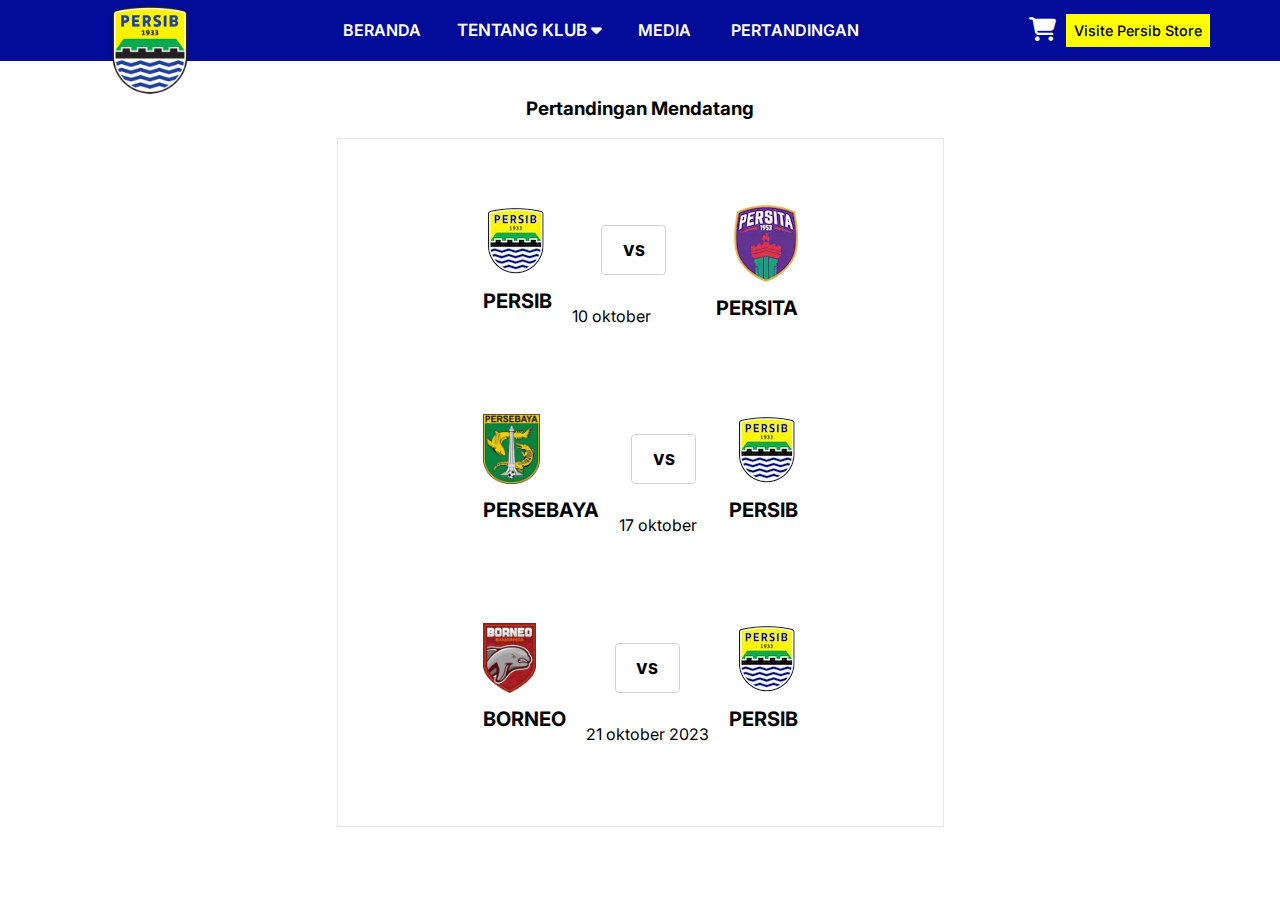
<file: pertandingan.html>
<!DOCTYPE html>
<html lang="en">
<head>
    <meta charset="UTF-8">
    <meta name="viewport" content="width=device-width, initial-scale=1.0">
    <title>Document</title>
    <link rel="stylesheet" href="pertandingan.css">
    <link rel="stylesheet" href="https://cdnjs.cloudflare.com/ajax/libs/font-awesome/6.2.0/css/all.min.css" />
    <link rel="preconnect" href="https://fonts.googleapis.com">
    <link rel="preconnect" href="https://fonts.gstatic.com" crossorigin>
    <link href="https://fonts.googleapis.com/css2?family=Plus+Jakarta+Sans&display=swap" rel="stylesheet">
    <script src="jquery.js"></script>
</head>
<body>
    <header>
        <div class="logo">
          <img src="pngwing.com.png" alt="logo persib" class="imgku" />
        </div>
        <div class="visite">
          <a href="store.html">Visite Persib Store</a>
        </div>
        <div class="shoping-bar">
          <i class="fas fa-shopping-cart"></i>
        </div>
  
        <nav>
          <ul>
            <li>
              <a href="index.html" class="aktif">BERANDA</a>
            </li>
            <div class="dropdown">
              <button class="dropbtn" class="aktif">
                TENTANG KLUB
                <i class="fa fa-caret-down"></i>
              </button>
              <div class="dropdown-content">
                <a href="sejarah.html">Sejarah</a>
                <a href="pemain.html">Pemain</a>
                <a href="klasemen.html">klasemen</a>
              </div>
            </div>
  
            <li>
              <a href="#" class="aktif" >MEDIA</a>
            </li>
            <li>
              <a href="pertandingan.html" class="aktif" target="_blank">PERTANDINGAN</a>
            </li>
          </ul>
        </nav>
  
        <div class="menu-toggle">
          <i class="fa fa-bars"></i>
        </div>
      </header>
      <script>
        $(document).ready(function () {
          $(".menu-toggle").click(function () {
            $("nav").toggleClass("active");
          });
        });
      </script>

      <main>

        <div class="bungkus">
            <div class="judul">

                <h3>Pertandingan Mendatang</h3>
            </div>


            
            <div class="bungkus-kotak">
                <div class="match1">


                    <div class="tim1">
                        <img src="persib.webp" alt="gambar persib">
                        <h1>PERSIB</h1>
                    </div>

                    <div class="vs">
                        <div class="v1">
                            <div class="v2">
                                <div>VS</div>
                            </div>
                        </div>
                        <p>10 oktober</p>
                    </div>

                    <div class="tim2">
                        <img src="persita.webp" alt="pesita">
                        <h1>PERSITA</h1>
                    </div>
                  


                </div>
                <div class="match1">


                    <div class="tim1">
                        <img src="prsby.webp" style="height: 70px;" alt="gambar prsby">
                        <h1>PERSEBAYA</h1>
                    </div>

                    <div class="vs">
                        <div class="v1">
                            <div class="v2">
                                <div>VS</div>
                            </div>
                        </div>
                        <p>17 oktober</p>
                    </div>

                    <div class="tim2">
                        <img src="persib.webp" alt="persib">
                        <h1>PERSIB</h1>
                    </div>
                  


                </div>
                <div class="match1">


                    <div class="tim1">
                        <img src="borneo.webp" style="height: 70px;" alt="gambar borneo">
                        <h1>BORNEO </h1>
                    </div>

                    <div class="vs">
                        <div class="v1">
                            <div class="v2">
                                <div>VS</div>
                            </div>
                        </div>
                        <p>21 oktober 2023</p>
                    </div>

                    <div class="tim2">
                        <img src="persib.webp" alt="persib">
                        <h1>PERSIB</h1>
                    </div>
                  


                </div>
            </div>


        </div>

            
      </main>
    
</body>
</html>
</file>
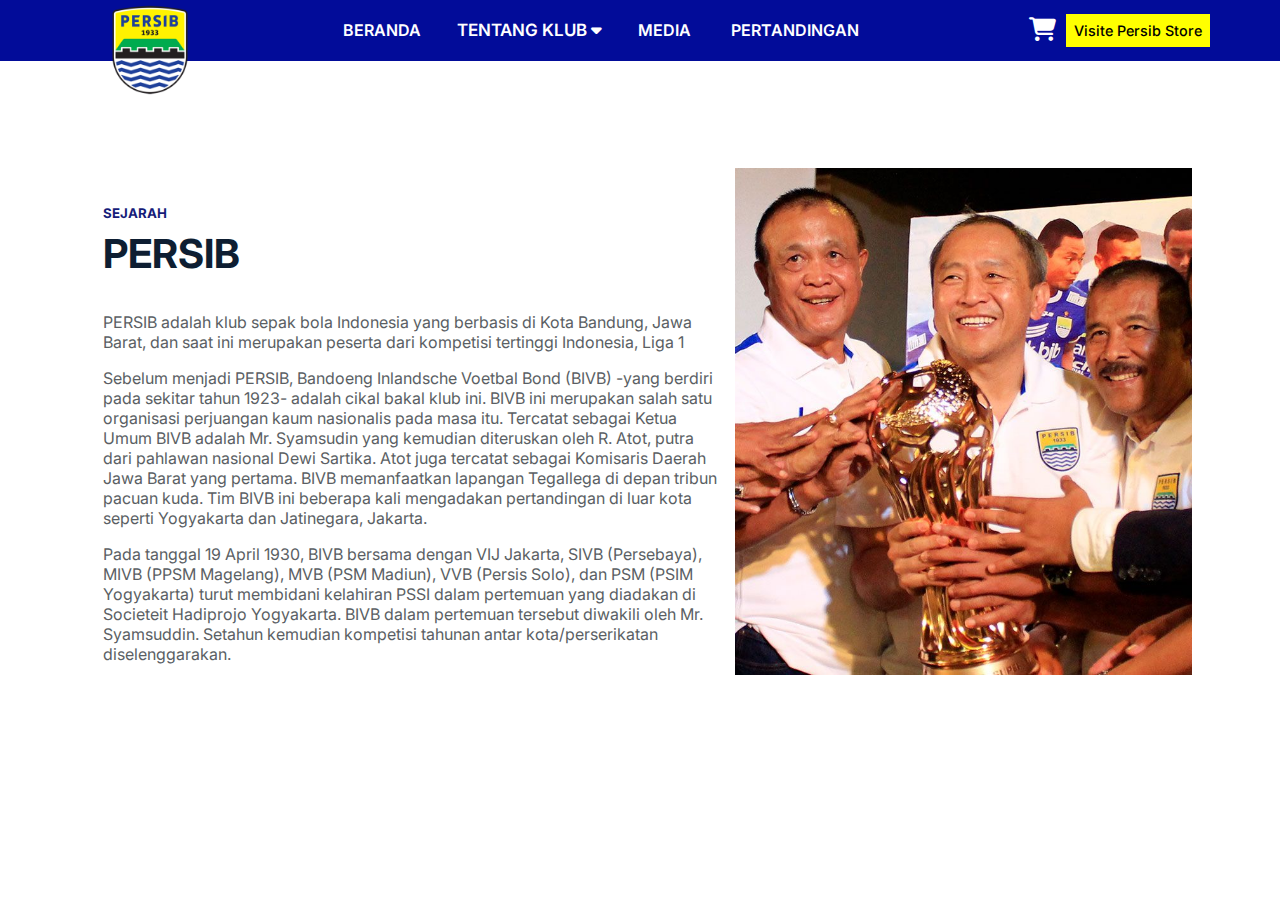
<file: sejarah.html>
<!DOCTYPE html>
<html lang="en">
<head>
    <meta charset="UTF-8">
    <meta name="viewport" content="width=device-width, initial-scale=1.0">
    <link rel="stylesheet" href="sejarah.css">
    <link rel="stylesheet" href="https://cdnjs.cloudflare.com/ajax/libs/font-awesome/6.2.0/css/all.min.css" />
    <link rel="preconnect" href="https://fonts.googleapis.com">
    <link rel="preconnect" href="https://fonts.gstatic.com" crossorigin>
    <link href="https://fonts.googleapis.com/css2?family=Plus+Jakarta+Sans&display=swap" rel="stylesheet">
    <script src="jquery.js"></script>
    <title>Document</title>
</head>
<body>
    <header>
        <div class="logo">
          <img src="pngwing.com.png" alt="logo persib" class="imgku" />
        </div>
        <div class="visite">
          <a href="store.html">Visite Persib Store</a>
        </div>
        <div class="shoping-bar">
          <i class="fas fa-shopping-cart"></i>
        </div>
  
        <nav>
          <ul>
            <li>
              <a href="index.html" class="aktif">BERANDA</a>
            </li>
            <div class="dropdown">
              <button class="dropbtn" class="aktif">
                TENTANG KLUB
                <i class="fa fa-caret-down"></i>
              </button>
              <div class="dropdown-content">
                <a href="sejarah.html">Sejarah</a>
                <a href="pemain.html">Pemain</a>
                <a href="klasemen.html">klasemen</a>
              </div>
            </div>
  
            <li>
              <a href="#" class="aktif" >MEDIA</a>
            </li>
            <li>
              <a href="pertandingan.html" class="aktif" target="_blank">PERTANDINGAN</a>
            </li>
          </ul>
        </nav>
  
        <div class="menu-toggle">
          <i class="fa fa-bars"></i>
        </div>
      </header>
      <script>
        $(document).ready(function () {
          $(".menu-toggle").click(function () {
            $("nav").toggleClass("active");
          });
        });
      </script>

      <main>

        <div class="bungkus">

            <div class="artikel">
                <h5>SEJARAH</h5>
                <h2>PERSIB</h2>
    
                <p>PERSIB adalah klub sepak bola Indonesia yang berbasis di Kota Bandung, Jawa Barat, dan saat ini merupakan peserta dari kompetisi tertinggi Indonesia, Liga 1</p>
                <p>Sebelum menjadi PERSIB, Bandoeng Inlandsche Voetbal Bond (BIVB) -yang berdiri pada sekitar tahun 1923- adalah cikal bakal klub ini. BIVB ini merupakan salah satu organisasi perjuangan kaum nasionalis pada masa itu. Tercatat sebagai Ketua Umum BIVB adalah Mr. Syamsudin yang kemudian diteruskan oleh R. Atot, putra dari pahlawan nasional Dewi Sartika. Atot juga tercatat sebagai Komisaris Daerah Jawa Barat yang pertama. BIVB memanfaatkan lapangan Tegallega di depan tribun pacuan kuda. Tim BIVB ini beberapa kali mengadakan pertandingan di luar kota seperti Yogyakarta dan Jatinegara, Jakarta.</p>
                <p>Pada tanggal 19 April 1930, BIVB bersama dengan VIJ Jakarta, SIVB (Persebaya), MIVB (PPSM Magelang), MVB (PSM Madiun), VVB (Persis Solo), dan PSM (PSIM Yogyakarta) turut membidani kelahiran PSSI dalam pertemuan yang diadakan di Societeit Hadiprojo Yogyakarta. BIVB dalam pertemuan tersebut diwakili oleh Mr. Syamsuddin. Setahun kemudian kompetisi tahunan antar kota/perserikatan diselenggarakan.</p>
            </div>
    
            <div class="gambar">

                <img src="sjrh.jpg" alt="sejarah-persib">
    
            </div>
    
          </div>
        
      </main>

      
</body>
</html>
</file>
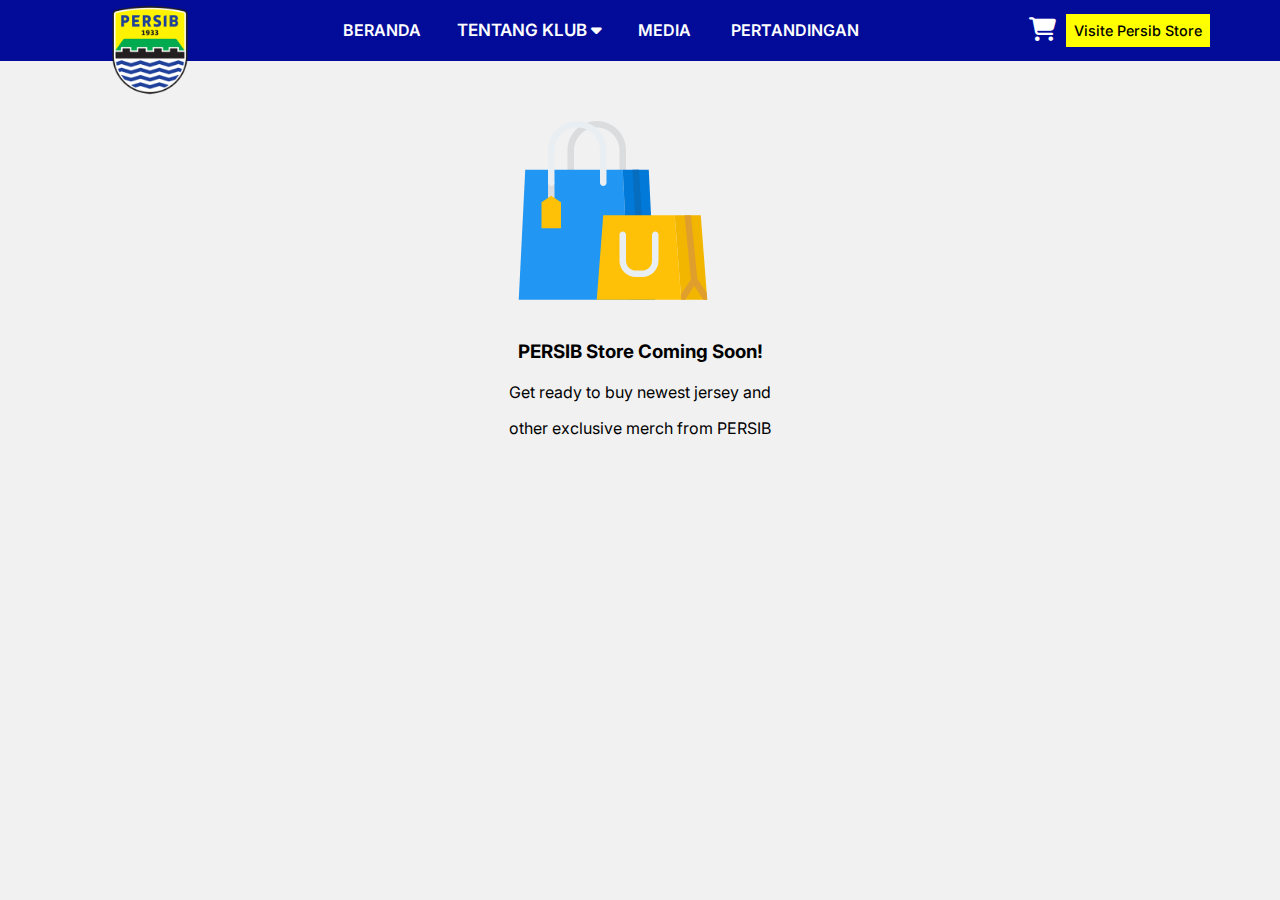
<file: store.html>
<!DOCTYPE html>
<html lang="en">
  <head>
    <meta charset="UTF-8" />
    <meta http-equiv="X-UA-Compatible" content="IE=edge" />
    <meta name="viewport" content="width=device-width, initial-scale=1.0" />
    <title>Document</title>
    <link rel="stylesheet" href="store.css" />
    <link
      rel="stylesheet"
      href="https://cdnjs.cloudflare.com/ajax/libs/font-awesome/6.2.0/css/all.min.css"
    />
    <link rel="preconnect" href="https://fonts.googleapis.com" />
    <link rel="preconnect" href="https://fonts.gstatic.com" crossorigin />
    <link
      href="https://fonts.googleapis.com/css2?family=Plus+Jakarta+Sans&display=swap"
      rel="stylesheet"
    />
    <script src="jquery.js"></script>
  </head>
  <body>
    <header>
      <div class="logo">
        <img src="pngwing.com.png" alt="logo persib" class="imgku" />
      </div>
      <div class="visite">
        <a href="store.html">Visite Persib Store</a>
      </div>
      <div class="shoping-bar">
        <i class="fas fa-shopping-cart"></i>
      </div>

      <nav>
        <ul>
          <li>
            <a href="index.html" class="aktif">BERANDA</a>
          </li>
          <div class="dropdown">
            <button class="dropbtn" class="aktif">
              TENTANG KLUB
              <i class="fa fa-caret-down"></i>
            </button>
            <div class="dropdown-content">
              <a href="sejarah.html">Sejarah</a>
              <a href="pemain.html">Pemain</a>
              <a href="klasemen.html">klasemen</a>
            </div>
          </div>

          <li>
            <a href="#" class="aktif" >MEDIA</a>
          </li>
          <li>
            <a href="pertandingan.html" class="aktif" target="_blank">PERTANDINGAN</a>
          </li>
        </ul>
      </nav>

      <div class="menu-toggle">
        <i class="fa fa-bars"></i>
      </div>
    </header>
    <script>
      $(document).ready(function () {
        $(".menu-toggle").click(function () {
          $("nav").toggleClass("active");
        });
      });
    </script>

    <main>
      <div class="gambar">
        <svg
          width="208"
          height="208"
          viewBox="0 0 208 208"
          fill="none"
          xmlns="http://www.w3.org/2000/svg"
        >
          <g id="online-shopping 1">
            <path
              id="Vector"
              d="M113.75 78C112.888 78 112.061 77.6576 111.452 77.0481C110.842 76.4386 110.5 75.612 110.5 74.75V42.25C110.5 36.2163 108.103 30.4298 103.837 26.1633C99.5702 21.8969 93.7837 19.5 87.75 19.5C81.7163 19.5 75.9298 21.8969 71.6633 26.1633C67.3969 30.4298 65 36.2163 65 42.25V74.75C65 75.612 64.6576 76.4386 64.0481 77.0481C63.4386 77.6576 62.612 78 61.75 78C60.888 78 60.0614 77.6576 59.4519 77.0481C58.8424 76.4386 58.5 75.612 58.5 74.75V42.25C58.5 34.4924 61.5817 27.0526 67.0671 21.5671C72.5526 16.0817 79.9924 13 87.75 13C95.5076 13 102.947 16.0817 108.433 21.5671C113.918 27.0526 117 34.4924 117 42.25V74.75C117 75.612 116.658 76.4386 116.048 77.0481C115.439 77.6576 114.612 78 113.75 78Z"
              fill="#DADCDE"
            />
            <path
              id="Vector_2"
              d="M120.25 191.75H9.75L16.25 61.75H113.75L120.25 191.75Z"
              fill="#2196F3"
            />
            <path
              id="Vector_3"
              d="M146.25 191.75H120.25L113.75 61.75H139.75L146.25 191.75Z"
              fill="#0079D9"
            />
            <path
              id="Vector_4"
              d="M133.441 175.496C133.376 175.5 133.311 175.5 133.246 175.5C132.417 175.499 131.621 175.182 131.018 174.614C130.415 174.045 130.053 173.268 130.004 172.441L123.504 61.9409C123.5 61.8759 123.5 61.815 123.5 61.75H130.008L136.496 172.059C136.546 172.92 136.253 173.765 135.68 174.41C135.107 175.054 134.302 175.445 133.441 175.496Z"
              fill="#066DBF"
            />
            <path
              id="Vector_5"
              d="M198.25 191.75H172.25L171.844 186.497V186.493L165.75 107.25H191.75L197.742 185.124V185.128L198.25 191.75Z"
              fill="#F3B600"
            />
            <path
              id="Vector_6"
              d="M185.575 175.484C185.466 175.495 185.356 175.501 185.246 175.5C184.441 175.499 183.665 175.199 183.068 174.659C182.472 174.119 182.097 173.376 182.016 172.575L181.898 171.413L175.516 107.575C175.505 107.467 175.499 107.359 175.5 107.25H182.016L188.403 171.117L188.484 171.925C188.526 172.35 188.485 172.779 188.362 173.187C188.239 173.596 188.037 173.976 187.766 174.307C187.496 174.637 187.164 174.911 186.788 175.113C186.412 175.315 186 175.441 185.575 175.484Z"
              fill="#E09F2C"
            />
            <path
              id="Vector_7"
              d="M198.25 191.75H194.342L185.25 178.108L176.158 191.75H172.25L171.844 186.497V186.493L181.898 171.413L182.544 170.446C182.842 170.001 183.244 169.637 183.716 169.384C184.188 169.132 184.715 169 185.25 169C185.785 169 186.312 169.132 186.784 169.384C187.256 169.637 187.658 170.001 187.956 170.446L188.403 171.117L197.742 185.124V185.128L198.25 191.75Z"
              fill="#E09F2C"
            />
            <path
              id="Vector_8"
              d="M172.25 191.75H87.75L94.25 107.25H165.75L172.25 191.75Z"
              fill="#FFC107"
            />
            <path
              id="Vector_9"
              d="M133.25 169H126.75C122.442 168.995 118.311 167.282 115.265 164.235C112.218 161.189 110.505 157.058 110.5 152.75V126.75C110.5 125.888 110.842 125.061 111.452 124.452C112.061 123.842 112.888 123.5 113.75 123.5C114.612 123.5 115.439 123.842 116.048 124.452C116.658 125.061 117 125.888 117 126.75V152.75C117.003 155.335 118.031 157.813 119.859 159.641C121.687 161.469 124.165 162.497 126.75 162.5H133.25C135.835 162.497 138.313 161.469 140.141 159.641C141.969 157.813 142.997 155.335 143 152.75V126.75C143 125.888 143.342 125.061 143.952 124.452C144.561 123.842 145.388 123.5 146.25 123.5C147.112 123.5 147.939 123.842 148.548 124.452C149.158 125.061 149.5 125.888 149.5 126.75V152.75C149.495 157.058 147.782 161.189 144.735 164.235C141.689 167.282 137.558 168.995 133.25 169Z"
              fill="#E9EEF2"
            />
            <path
              id="Vector_10"
              d="M39 74.75H45.5V94.25H39V74.75Z"
              fill="#DADCDE"
            />
            <path
              id="Vector_11"
              d="M42.25 78C41.388 78 40.5614 77.6576 39.9519 77.0481C39.3424 76.4386 39 75.612 39 74.75V42.25C39 34.4924 42.0817 27.0526 47.5671 21.5671C53.0526 16.0817 60.4924 13 68.25 13C76.0076 13 83.4474 16.0817 88.9329 21.5671C94.4183 27.0526 97.5 34.4924 97.5 42.25V74.75C97.5 75.612 97.1576 76.4386 96.5481 77.0481C95.9386 77.6576 95.112 78 94.25 78C93.388 78 92.5614 77.6576 91.9519 77.0481C91.3424 76.4386 91 75.612 91 74.75V42.25C91 36.2163 88.6031 30.4298 84.3367 26.1633C80.0702 21.8969 74.2837 19.5 68.25 19.5C62.2163 19.5 56.4298 21.8969 52.1633 26.1633C47.8969 30.4298 45.5 36.2163 45.5 42.25V74.75C45.5 75.612 45.1576 76.4386 44.5481 77.0481C43.9386 77.6576 43.112 78 42.25 78Z"
              fill="#E9EEF2"
            />
            <path
              id="Vector_12"
              d="M52 120.25H32.5V94.25L42.25 87.75L52 94.25V120.25Z"
              fill="#FFC107"
            />
          </g>
        </svg>

        <div class="dsc">
          <h3>PERSIB Store Coming Soon!</h3>
          <p>Get ready to buy newest jersey and</p>
          <p>other exclusive merch from PERSIB</p>
        </div>
      </div>
    </main>
  </body>
</html>
</file>
<file: style.css>
@import url("https://fonts.googleapis.com/css2?family=Plus+Jakarta+Sans&display=swap");
@import url("https://fonts.googleapis.com/css2?family=Inter&family=Roboto+Serif:opsz,wght@8..144,200&display=swap");
@import url("https://fonts.googleapis.com/css2?family=Inter&family=Roboto+Serif:opsz,wght@8..144,200&display=swap");
@import url("https://fonts.googleapis.com/css2?family=Inter:wght@700&family=Plus+Jakarta+Sans&display=swap");

* {
  box-sizing: border-box;
}

html {
  scroll-behavior: smooth;
}

main {
  display: flex;
  flex-wrap: wrap;
}

body {
  background: #f1f1f1;
  font-family: "Inter", sans-serif;

}

/* navbar */
header {
  position: fixed;
  background-color: #020c99;
  top: 0;
  left: 0;
  padding: 0 100px;
  width: 100%;
  box-sizing: border-box;
  font-weight: 500;
}

.imgku {
  height: 100px;
}

header .logo {
  height: 50px;
  line-height: 60px;
  font-size: 24px;
  float: left;
  font-weight: bold;
}

.dropdown {
  float: left;
  overflow: hidden;
  line-height: 60px;
}

.dropdown button {
  font-weight: 600;
}

.dropdown .dropbtn {
  font-size: 17px;
  border: none;
  outline: none;
  color: white;
  padding: 14px 16px;
  background-color: inherit;
  font-family: inherit;
  margin: 0;
}

.dropdown-content {
  display: none;
  position: absolute;
  background-color: #f9f9f9;
  min-width: 160px;
  z-index: 1;
}

.dropdown-content a {
  float: none;
  color: black;
  padding: 12px 16px;
  text-decoration: none;
  display: block;
  text-align: left;
  height: 70px;
}

.dropdown:hover .dropbtn {
  background-color: #020c99;
  color: white;
  border-radius: 10px;
}

.dropdown-content a:hover {
  background-color: #020c99;
  color: rgb(255, 255, 255);
}

.dropdown:hover .dropdown-content {
  display: block;
}

.l1 {
  max-width: 100%;
  height: auto;
}

header nav {
  float: right;
}

header nav ul {
  margin-bottom: 0;
  margin-top: 0;
  margin-left: 0;
  margin-right: 150px;

  padding: 0;
  display: flex;
}

header nav ul li {
  list-style: none;
}

header nav ul li a {
  color: rgb(255, 255, 255);
  height: 50px;
  line-height: 60px;
  padding: 0 20px;
  text-decoration: none;
  display: block;
  transition: all 0.5s ease;
  font-weight: 600;
}



.shoping-bar {
  color: rgb(255, 255, 255);
  float: right;
  line-height: 60px;
  font-size: 24px;
  cursor: pointer;
  margin-right: 10px;
}

.visite {
  color: rgb(255, 255, 255);
  float: right;
  line-height: 60px;
  max-width: 200px;
  margin-right: -30px;
}

.visite a {
  color: rgb(0, 0, 0);
  font-size: 18px;
  background-color: yellow;
  text-transform: capitalize;
  text-decoration: none;
  font-weight: 500;
  font-size: 0.9em;

  padding: 8px;
}
.menu-toggle {
  color: rgb(255, 255, 255);
  float: right;
  line-height: 60px;
  font-size: 24px;
  cursor: pointer;
  display: none;
}

@media (max-width: 1194px) {
  header nav ul {
    margin-bottom: 0;
    margin-top: 0;
    margin-left: 0;
    margin-right: 50px;

    padding: 0;
    display: flex;
  }
}
@media (max-width: 1104px) {
  header nav ul {
    margin-bottom: 0;
    margin-top: 0;
    margin-left: 0;
    margin-right: 0;

    padding: 0;
    display: flex;
  }

  .visite {
    margin-right: -50px;
  }
}
@media (max-width: 1046px) {
  header nav ul {
    margin-bottom: 0;
    margin-top: 0;
    margin-left: 0;
    margin-right: 0;

    padding: 0;
    display: flex;
  }

  .visite {
    margin-right: -50px;
  }
}
@media (max-width: 1004px) {
  header nav ul {
    margin-bottom: 0;
    margin-top: 0;
    margin-left: 0;
    margin-right: 0;

    padding: 0;
    display: flex;
  }

  .visite {
    margin-right: -60px;
  }
}
@media (max-width: 994px) {
  header nav ul {
    margin-bottom: 0;
    margin-top: 0;
    margin-left: 0;
    margin-right: 0;

    padding: 0;
    display: flex;
  }

  .visite {
    margin-right: -70px;
  }
}

@media (max-width: 790px) {
  header {
    padding: 0 20px;
  }

  .imgku {
    height: 100px;
  }

  .menu-toggle {
    display: block;
  }

  header nav {
    padding: 0 20px;
    position: absolute;
    width: 100%;
    height: calc(100vh - 50px);
    background: rgba(0, 4, 255, 0.356);
    top: 60px;
    left: -100%;
    transition: 0.5s all;
  }

  header nav.active {
    left: 0;
  }

  header nav ul {
    display: block;
    text-align: center;
    margin: 0;
  }

  header nav ul li a .dropdown {
    border-bottom: 2px solid rgba(255, 255, 255, 0.2);
    color: rgb(255, 255, 255);
  }

  .dropdown {
    float: none;
  }
  .dropdown-content {
    position: relative;
  }
  .dropdown .dropbtn {
    display: block;
    width: 100%;
    text-align: center;
  }

  .shoping-bar {
    display: none;
  }

  .visite {
    display: none;
  }
}

/* body */


.leftcolumn {
  flex: 3;
}

/* Right column */
.rightcolumn {
  flex: 1;
  background-color: #f1f1f1;
  padding-left: 20px;
}


.fakeimg {
  height: auto;
  width: 100%;
}

.match1 {
  border-radius: 1%;
}

.jarak {
  margin: 10px;
  display: flex;
  justify-content: space-around;
  gap: 2rem;
}

.image {
  width: 100%;
  display: flex;
  justify-content: center;
}

.fakeimgk {
  width: 100%;
  padding: 20px;
  background-color: transparent;
}


.card {
  background-color: rgb(255, 255, 255);
  padding: 20px;
  margin-top: 20px;
}

.garis {
  background: linear-gradient(to right, #f1f1f1, #1d1fb1);
  width: 250px;
  height: 7px;
  margin-left: 0px;
  margin-top: -20px;
  border: none;
}

.colors {
  color: #1d1fb1;
}

.card h2 {
  color: #222222;
  text-transform: capitalize;
  font-weight: bold;
  font-size: 30px;
  font-family: "Inter", sans-serif;
  transition: all 0.5s ease;
}

.card h2:hover {
  padding-left: 8px;
}

.card1 .garis {
  margin-top: -10px;
  background: linear-gradient(to right, #1d1fb1, #ffffff);
  width: 290px;
}

.cardt {
  background-color: white;
  padding: 20px;
  margin-top: 20px;
}

.cardt .sosmed a {
  display: inline-block;
  height: 40px;
  width: 40px;
  background-color: rgba(255, 255, 255, 0.2);
  margin: 0 10px 10px 0;
  text-align: center;
  font-size: 30px;
  line-height: 40px;
  border-radius: 50%;
  color: #1a008b;
  transition: all 0.5s ease;
}

.cardt .sosmed a:hover {
  color: #38688f;
  padding-left: 8px;
}

.card1 {
  background-color: #180f9b;
  padding: 10px;
  margin-top: 10px;
  color: white;
}

.card1 h2 {
  transition: all 0.5s ease;
}

.card1 h2:hover {
  padding-left: 8px;
}


.row::after {
  content: "";
  display: table;
  clear: both;
}




@media screen and (max-width: 800px) {
  .leftcolumn,
  .rightcolumn {
    width: 100%;
    padding: 0;
  }
}

@media screen and (max-width: 700px) {
  .rightcolumn {
    width: 100%;
    padding: 0;
  }
}



/* gambar-header */
.header-gambar .gmbr-respnsv {
  width: 100%;
  height: 500px;
  margin: 0;
  padding: 0;
}

/* matchday */
.matchday {
  background-color: white;
  padding: 10px;
  margin-top: 20px;
}

.matchday h1 {
  color: #020202;
  transition: all 0.5s ease;

  font-weight: bolder;
  font-family: "Inter", sans-serif;
}

.matchday h1:hover {
  padding-bottom: 8px;
}

.matchday p {
  color: #2d2f96;
}

.matchday .garis {
  margin: -20px auto;
}

.match {
  display: flex;
  background-color: rgb(255, 255, 255);
  width: 80%;
  justify-content: center;
  margin: 20px auto;
  padding: 10px;
}

.match .dua img {
  height: 200px;
}

.match .satu img {
  height: 200px;
}

.satu h3 {
  display: flex;
  align-items: center;
  justify-content: center;
}
.dua h3 {
  display: flex;
  align-items: center;
  justify-content: center;
  margin-left: 20px;
}

.bulat {
  background-color: rgb(127, 178, 255);
  border-radius: 50%;
  height: 30px;
  width: 30px;
  padding: 20px;
  font-weight: bolder;
  display: flex;
  align-items: center;
  justify-content: center;
  margin: 50px auto;
  color: #1d1fb1;
}

.angka {
  font-size: 45px;
  font-weight: bold;
  margin-top: 50px;
  margin-right: 17px;
  margin-left: 10px;
}

.team {
  margin-top: 80px;
}

.tengah {
  display: flex;
}
.tengah p {
  font-size: 40px;
  font-weight: bold;
  margin-top: 50px;
  margin-right: 13px;
  margin-left: 11px;
}
.pargraf {
  margin-top: -40px;
}
.pargraf h4 {
  text-align: center;
}

/* klasemen */

.table-klasemen {
  background-color: rgb(255, 255, 255);
  padding: 20px;
  margin-top: 20px;
  width: 100%;
}

.table-klasemen h1 {
  color: #020202;
  transition: all 0.5s ease;
}

.table-klasemen h1:hover {
  padding-left: 10px;
}

.table-klasemen .garis {
  margin-left: 37%;
  margin-right: 37%;
  margin-top: -32px;
  margin-bottom: 20px;
}

.penutup {
  display: flex;
  justify-content: center;
  align-items: center;
  overflow-x: auto;
}

.demo-table {
  margin: 10 auto;
  border-collapse: collapse;
  font-size: 16px;
  height: 200px;
}
.demo-table th {
  text-align: center;
}
.demo-table td {
  border: 0px solid #e1edff;
  padding: 15px 20px;
}
.demo-table .title {
  caption-side: bottom;
  margin-top: 12px;
}

/* Table Header */
.demo-table thead th {
  background-color: #2b2394;
  color: #ffffff;
  border-color: #6ea1cc !important;
  text-transform: uppercase;
  height: 50px;
}

/* Table Body */
.demo-table tbody td {
  color: #353535;
}
.demo-table tbody td:first-child,
.demo-table tbody td:last-child,
.demo-table tbody td:nth-child(4) {
  text-align: center;
}
.demo-table tbody tr:nth-child(odd) td {
  background-color: #f4fbff;
}
.demo-table tbody tr:hover td {
  background-color: #ffffa2;
  border-color: #ffff0f;
  transition: all 0.2s;
}

/* Table Footer */
.demo-table tfoot th {
  background-color: #e1e3e4;
}
.demo-table tfoot th:first-child {
  text-align: left;
}
.demo-table tbody td:empty {
  background-color: #ffcccc;
}

/* kartu */

.container {
  width: 100%;
  min-height: 100vh;
  height: auto;
  background-color: #f3f4f7;
  padding: 20px;
}

.container .garis {
  margin: -30px auto 30px;
}

.container h1 {
  color: #222222;
}
.bungkus-kartu {
  display: flex;
  align-items: center;
  justify-content: space-between;
  margin: 1px;
  flex-wrap: wrap;
  
}

.kartu .kartu-body {
  margin-bottom: 5px auto;
}

.kartu {
  display: flex;
  flex-direction: column;
  /* width: clamp(20rem, calc(20rem + 5vw), 22rem);  */
  margin: 10px;
  width: 20%;
  transition: 0.3s;
  border-radius: 5px;

  box-shadow: 0 0.1rem 1rem rgba(0, 0, 0, 0.1);
  /* border-radius: 1em; */
  background: #f3f4f7;
  background: #f3f4f7;
}

/* .kartu:hover {
  box-shadow: 0 10px 16px 0 rgba(0, 0, 0, 0.2);
  width: 200px;
} */

img {
  max-width: 100%;
  display: block;
  object-fit: cover;
}

.kartu-body {
  padding: 0.5rem;
  display: flex;
  flex-direction: column;
  gap: 0.5rem;
}

.tag {
  align-self: flex-start;
  padding: 0.25em 0.75em;
  border-radius: 1em;
  font-size: 0.75rem;
}

.tag + .tag {
  margin-left: 0.5em;
}

.tag-blue {
  background: #56ccf2;
  background: linear-gradient(to bottom, #2f80ed, #56ccf2);
  color: #fafafafa;
}

.kartu-body h4 {
  font-size: 1.1rem;
  text-transform: capitalize;
  margin-top: 10px;
}

.btn {
  display: flex;
  align-items: center;
  justify-content: center;
  margin-top: 30px;
 
}

.btn button{
  border: 1px solid #1a008b;

}

.btn a{
  text-decoration: none;
  font-weight: 700;
}





@media (max-width: 574px) {
  .kartu {
    width: 100%;
  }

  .btn {
    display: none;

  }
}

/* halaman berita */

.halaman-berita {
  background-color: rgb(255, 255, 255);
  padding: 20px;
  margin-top: 20px;
  display: block;
  z-index: 1000;
  margin-bottom: 20px;
}

.halaman-berita h1 {
  color: #222222;
}

.halaman-berita .garis {
  margin: -30px auto 20px;
}
.berita1 .g1 {
  width: 20%;
}

.hr-berita {
  opacity: 20%;
}

.bungkus-berita {
  margin: auto 20px;
  cursor: pointer;
}

.bungkus-berita h3 {
  font-weight: 600;
  transition: 0.3s;
  text-transform: capitalize;
}

.bungkus-berita h3:hover {
  color: #2f80ed;
}
.bungkus-berita p {
  font-size: medium;
}

.berita1 {
  display: flex;
  margin: 10px;
}

/* footer */

h1 {
  text-align: center;
  color: #141414;
}

.row {
  display: flex;
  flex-wrap: wrap;
  max-width: 1170px;
  margin: auto;
  align-items: center;
  justify-content: center;
}

ul {
  list-style: none;
}

.footer {
  /* background-image: linear-gradient(#22577a, #38a3a5); */
  background-color: #ffffff;
  padding: 70px 0;
  position: relative;
  bottom: 0;
  width: 100%;
  height: auto;
  z-index: -999;
}

.footer-col {
  width: 25%;
  padding: 0 15px;
  margin: 20px;
}

h1 {
  margin-bottom: 45px;
}

.footer-col h4::before {
  content: "";
  position: absolute;
  left: 0;
  bottom: -10;
  background-color: #e91e63;
  height: 2px;
  box-sizing: border-box;
  width: 50px;
}


.footer-col ul :hover {
  color: #020202;
  padding-left: 8px;
}

.footer-col .social-links a:hover {
  color: #24262b;
  background-color: #ffffff;
}

@media (max-width: 767px) {
  .footer-col {
    width: 50%;
    margin-bottom: 30px;
  }
}

@media (max-width: 574px) {
  .footer-col {
    width: 100%;
  }
}

@media screen and (max-width: 500px) {
  .kartu {
    height: 10%;
    margin-top: 20px;
  }

  .kartu:hover {
    box-shadow: 0 10px 16px 0 rgba(0, 0, 0, 0.2);
  }
}
@media screen and (max-width: 600px) {
  .demo-table td {
    padding: 10px 15px;
  }
}
@media screen and (max-width: 560px) {
  .match .dua img,
  .match .satu img {
    height: 140px;
  }
}

@media screen and (max-width: 956px) {
  .rightcolumn {
    width: 400%;
  }
}
</file>
<file: klasemen.css>
@import url("https://fonts.googleapis.com/css2?family=Plus+Jakarta+Sans&display=swap");
@import url("https://fonts.googleapis.com/css2?family=Inter&family=Roboto+Serif:opsz,wght@8..144,200&display=swap");
@import url("https://fonts.googleapis.com/css2?family=Inter&family=Roboto+Serif:opsz,wght@8..144,200&display=swap");
@import url("https://fonts.googleapis.com/css2?family=Inter:wght@700&family=Plus+Jakarta+Sans&display=swap");

* {
  box-sizing: border-box;
}

html {
  scroll-behavior: smooth;
}

main {
  display: flex;
  flex-wrap: wrap;
}

body {
  background: #fff;
  font-family: "Inter", sans-serif;
  /* font-family: 'Roboto Serif', serif; */
}

/* navbar */

header {
    position: fixed;
    background-color: #020c99;
    top: 0;
    left: 0;
    padding: 0 100px;
    width: 100%;
    box-sizing: border-box;
    font-weight: 500;
  }
  
  .imgku {
    height: 100px;
  }
  
  header .logo {
    height: 50px;
    line-height: 60px;
    font-size: 24px;
    float: left;
    font-weight: bold;
  }
  
  .dropdown {
    float: left;
    overflow: hidden;
    line-height: 60px;
  }
  
  .dropdown button {
    font-weight: 600;
  }
  
  .dropdown .dropbtn {
    font-size: 17px;
    border: none;
    outline: none;
    color: white;
    padding: 14px 16px;
    background-color: inherit;
    font-family: inherit;
    margin: 0;
  }
  
  .dropdown-content {
    display: none;
    position: absolute;
    background-color: #f9f9f9;
    min-width: 160px;
    z-index: 1;
  }
  
  .dropdown-content a {
    float: none;
    color: black;
    padding: 12px 16px;
    text-decoration: none;
    display: block;
    text-align: left;
    height: 70px;
  }
  
  .dropdown:hover .dropbtn {
    background-color: #020c99;
    color: white;
    border-radius: 10px;
  }
  
  .dropdown-content a:hover {
    background-color: #020c99;
    color: rgb(255, 255, 255);
  }
  
  .dropdown:hover .dropdown-content {
    display: block;
  }
  
  .l1 {
    max-width: 100%;
    height: auto;
  }
  
  header nav {
    float: right;
  }
  
  header nav ul {
    margin-bottom: 0;
    margin-top: 0;
    margin-left: 0;
    margin-right: 150px;
  
    padding: 0;
    display: flex;
  }
  
  header nav ul li {
    list-style: none;
  }
  
  header nav ul li a {
    color: rgb(255, 255, 255);
    height: 50px;
    line-height: 60px;
    padding: 0 20px;
    text-decoration: none;
    display: block;
    transition: all 0.5s ease;
    font-weight: 600;
  }
  
 
  
  .shoping-bar {
    color: rgb(255, 255, 255);
    float: right;
    line-height: 60px;
    font-size: 24px;
    cursor: pointer;
    margin-right: 10px;
  }
  
  .visite {
    color: rgb(255, 255, 255);
    float: right;
    line-height: 60px;
    max-width: 200px;
    margin-right: -30px;
  }
  
  .visite a {
    color: rgb(0, 0, 0);
    font-size: 18px;
    background-color: yellow;
    text-transform: capitalize;
    text-decoration: none;
    font-weight: 500;
    font-size: 0.9em;
  
    padding: 8px;
  }
  .menu-toggle {
    color: rgb(255, 255, 255);
    float: right;
    line-height: 60px;
    font-size: 24px;
    cursor: pointer;
    display: none;
  }
  
  @media (max-width: 1194px) {
    header nav ul {
      margin-bottom: 0;
      margin-top: 0;
      margin-left: 0;
      margin-right: 50px;
  
      padding: 0;
      display: flex;
    }
  }
  @media (max-width: 1104px) {
    header nav ul {
      margin-bottom: 0;
      margin-top: 0;
      margin-left: 0;
      margin-right: 0;
  
      padding: 0;
      display: flex;
    }
  
    .visite {
      margin-right: -50px;
    }
  }
  @media (max-width: 1046px) {
    header nav ul {
      margin-bottom: 0;
      margin-top: 0;
      margin-left: 0;
      margin-right: 0;
  
      padding: 0;
      display: flex;
    }
  
    .visite {
      margin-right: -50px;
    }
  }
  @media (max-width: 1004px) {
    header nav ul {
      margin-bottom: 0;
      margin-top: 0;
      margin-left: 0;
      margin-right: 0;
  
      padding: 0;
      display: flex;
    }
  
    .visite {
      margin-right: -60px;
    }
  }
  @media (max-width: 994px) {
    header nav ul {
      margin-bottom: 0;
      margin-top: 0;
      margin-left: 0;
      margin-right: 0;
  
      padding: 0;
      display: flex;
    }
  
    .visite {
      margin-right: -70px;
    }
  }
  
  @media (max-width: 790px) {
    header {
      padding: 0 20px;
    }
  
    .imgku {
      height: 100px;
    }
  
    .menu-toggle {
      display: block;
    }
  
    header nav {
      padding: 0 20px;
      position: absolute;
      width: 100%;
      height: calc(100vh - 50px);
      background: rgba(0, 4, 255, 0.356);
      top: 60px;
      left: -100%;
      transition: 0.5s all;
    }
  
    header nav.active {
      left: 0;
    }
  
    header nav ul {
      display: block;
      text-align: center;
      margin: 0;
    }
  
    header nav ul li a .dropdown {
      border-bottom: 2px solid rgba(255, 255, 255, 0.2);
      color: rgb(255, 255, 255);
    }
  
    .dropdown {
      float: none;
    }
    .dropdown-content {
      position: relative;
    }
    .dropdown .dropbtn {
      display: block;
      width: 100%;
      text-align: center;
    }
  
    .shoping-bar {
      display: none;
    }
  
    .visite {
      display: none;
    }
  }



.bungkus {
    margin-top: 90px;
    display: flex;
    flex-direction: column;
    margin: 70px auto;
   
    
}

.judul {
    display: flex;
    flex-direction: column;
    align-items: center;
    justify-content: center;
   
}

.judul h1 {
    color: #0e1e32;
    font-size: 40px;

}


.garis {
    height: 6px;
    background-color: #020c99;
    width: 49px;
    margin-bottom: 20px;
    margin-top: -20px;
    
}

/* tabel   */

/* .table-klasemen {
    background-color: rgb(255, 255, 255);
    padding: 20px;
    margin-top: 20px;
    width: 100%;
  } */
  
  .table-klasemen h1 {
    color: #020202;
    transition: all 0.5s ease;
  }
  
  .table-klasemen h1:hover {
    padding-left: 10px;
  }
  
  .table-klasemen .garis {
    margin-left: 37%;
    margin-right: 37%;
    margin-top: -32px;
    margin-bottom: 20px;
  }
  
  .penutup {
    display: flex;
    justify-content: center;
    align-items: center;
    overflow-x: auto;
  }
  
  .demo-table {
    margin: 10 auto;
    border-collapse: collapse;
    font-size: 16px;
    height: 200px;
    width: 1000px;
    min-width: 200px;
  }
  .demo-table th {
    text-align: center;
  }
  .demo-table td {
    border: 0px solid #e1edff;
    padding: 15px 20px;
  }
  .demo-table .title {
    caption-side: bottom;
    margin-top: 12px;
  }
  
  /* Table Header */
  .demo-table thead th {
    background-color: #2b2394;
    color: #ffffff;
    border-color: #6ea1cc !important;
    text-transform: uppercase;
    height: 50px;
  }
  
  /* Table Body */
  .demo-table tbody td {
    color: #353535;
  }
  .demo-table tbody td:first-child,
  .demo-table tbody td:last-child,
  .demo-table tbody td:nth-child(4) {
    text-align: center;
  }
  .demo-table tbody tr:nth-child(odd) td {
    background-color: #f4fbff;
  }
  .demo-table tbody tr:hover td {
    background-color: #ffffa2;
    border-color: #ffff0f;
    transition: all 0.2s;
  }
  
  /* Table Footer */
  .demo-table tfoot th {
    background-color: #e1e3e4;
  }
  .demo-table tfoot th:first-child {
    text-align: left;
  }
  .demo-table tbody td:empty {
    background-color: #ffcccc;
  }

  @media (max-width: 700px) {
    .bungkus {
        display: flex;
        flex-direction: column;
        justify-content: center;
        align-items: center;
        
    }

    .demo-table {
        overflow-x: auto;
    }
  }
</file>
<file: pemain.css>
@import url("https://fonts.googleapis.com/css2?family=Plus+Jakarta+Sans&display=swap");
@import url("https://fonts.googleapis.com/css2?family=Inter&family=Roboto+Serif:opsz,wght@8..144,200&display=swap");
@import url("https://fonts.googleapis.com/css2?family=Inter&family=Roboto+Serif:opsz,wght@8..144,200&display=swap");
@import url("https://fonts.googleapis.com/css2?family=Inter:wght@700&family=Plus+Jakarta+Sans&display=swap");

* {
  box-sizing: border-box;
}

html {
  scroll-behavior: smooth;
}

main {
  display: flex;
  flex-wrap: wrap;
}

body {
  background: #f1f1f1;
  font-family: "Inter", sans-serif;
  margin: 0;
  padding: 0;
  /* font-family: 'Roboto Serif', serif; */
}

header {
  position: fixed;
  background-color: #020c99;
  top: 0;
  left: 0;
  padding: 0 100px;
  width: 100%;
  box-sizing: border-box;
  font-weight: 500;
}

.imgku {
  height: 100px;
}

header .logo {
  height: 50px;
  line-height: 60px;
  font-size: 24px;
  float: left;
  font-weight: bold;
}

.dropdown {
  float: left;
  overflow: hidden;
  line-height: 60px;
}

.dropdown button {
  font-weight: 600;
}

.dropdown .dropbtn {
  font-size: 17px;
  border: none;
  outline: none;
  color: white;
  padding: 14px 16px;
  background-color: inherit;
  font-family: inherit;
  margin: 0;
}

.dropdown-content {
  display: none;
  position: absolute;
  background-color: #f9f9f9;
  min-width: 160px;
  z-index: 1;
}

.dropdown-content a {
  float: none;
  color: black;
  padding: 12px 16px;
  text-decoration: none;
  display: block;
  text-align: left;
  height: 70px;
}

.dropdown:hover .dropbtn {
  background-color: #020c99;
  color: white;
  border-radius: 10px;
}

.dropdown-content a:hover {
  background-color: #020c99;
  color: rgb(255, 255, 255);
}

.dropdown:hover .dropdown-content {
  display: block;
}

.l1 {
  max-width: 100%;
  height: auto;
}

header nav {
  float: right;
}

header nav ul {
  margin-bottom: 0;
  margin-top: 0;
  margin-left: 0;
  margin-right: 150px;

  padding: 0;
  display: flex;
}

header nav ul li {
  list-style: none;
}

header nav ul li a {
  color: rgb(255, 255, 255);
  height: 50px;
  line-height: 60px;
  padding: 0 20px;
  text-decoration: none;
  display: block;
  transition: all 0.5s ease;
  font-weight: 600;
}



.shoping-bar {
  color: rgb(255, 255, 255);
  float: right;
  line-height: 60px;
  font-size: 24px;
  cursor: pointer;
  margin-right: 10px;
}

.visite {
  color: rgb(255, 255, 255);
  float: right;
  line-height: 60px;
  max-width: 200px;
  margin-right: -30px;
}

.visite a {
  color: rgb(0, 0, 0);
  font-size: 18px;
  background-color: yellow;
  text-transform: capitalize;
  text-decoration: none;
  font-weight: 500;
  font-size: 0.9em;

  padding: 8px;
}
.menu-toggle {
  color: rgb(255, 255, 255);
  float: right;
  line-height: 60px;
  font-size: 24px;
  cursor: pointer;
  display: none;
}

@media (max-width: 1194px) {
  header nav ul {
    margin-bottom: 0;
    margin-top: 0;
    margin-left: 0;
    margin-right: 50px;

    padding: 0;
    display: flex;
  }
}
@media (max-width: 1104px) {
  header nav ul {
    margin-bottom: 0;
    margin-top: 0;
    margin-left: 0;
    margin-right: 0;

    padding: 0;
    display: flex;
  }

  .visite {
    margin-right: -50px;
  }
}
@media (max-width: 1046px) {
  header nav ul {
    margin-bottom: 0;
    margin-top: 0;
    margin-left: 0;
    margin-right: 0;

    padding: 0;
    display: flex;
  }

  .visite {
    margin-right: -50px;
  }
}
@media (max-width: 1004px) {
  header nav ul {
    margin-bottom: 0;
    margin-top: 0;
    margin-left: 0;
    margin-right: 0;

    padding: 0;
    display: flex;
  }

  .visite {
    margin-right: -60px;
  }
}
@media (max-width: 994px) {
  header nav ul {
    margin-bottom: 0;
    margin-top: 0;
    margin-left: 0;
    margin-right: 0;

    padding: 0;
    display: flex;
  }

  .visite {
    margin-right: -70px;
  }
}

@media (max-width: 790px) {
  header {
    padding: 0 20px;
  }

  .imgku {
    height: 100px;
  }

  .menu-toggle {
    display: block;
  }

  header nav {
    padding: 0 20px;
    position: absolute;
    width: 100%;
    height: calc(100vh - 50px);
    background: rgba(0, 4, 255, 0.356);
    top: 60px;
    left: -100%;
    transition: 0.5s all;
  }

  header nav.active {
    left: 0;
  }

  header nav ul {
    display: block;
    text-align: center;
    margin: 0;
  }

  header nav ul li a .dropdown {
    border-bottom: 2px solid rgba(255, 255, 255, 0.2);
    color: rgb(255, 255, 255);
  }

  .dropdown {
    float: none;
  }
  .dropdown-content {
    position: relative;
  }
  .dropdown .dropbtn {
    display: block;
    width: 100%;
    text-align: center;
  }

  .shoping-bar {
    display: none;
  }

  .visite {
    display: none;
  }
}
/*body*/

.judul-pemain {
  background-color: white;
  padding: 20px;
  margin-top: 60px;
  color: black;
}

.judul-pemain .garis {
  margin-top: -5px;
  background: linear-gradient(to right, #1d1fb1, #ffffff);
  width: 290px;
  font-family: "Inter", sans-serif;
}

.judul-pemain h2 {
  font-size: 50px;
}

.garis {
  background: linear-gradient(to right, #f1f1f1, #1d1fb1);
  width: 250px;
  height: 7px;
  margin-left: 0px;
  margin-top: -5px;
  border: none;
}

.tombol {
  padding: 5px;
}

.tombol button {
  margin: 10px;
  background-color: #155dc9;
  color: white;
  font-family: "Inter", sans-serif;
  text-transform: capitalize;
  border: none;
  text-decoration: none;
  height: 30px;
  border-radius: 5px;
  transition: 0.8s;
}

.tombol button:hover {
  background-color: #9c9c9c;
}

.tombol button a {
  text-decoration: none;
}

.kiper {
  width: 100%;
  min-height: 100vh;
  height: auto;
  background-color: #f3f4f7;
  padding: 20px;
}

.kiper .garis {
  margin-top: 20px;
}

.kiper h1 {
  color: #222222;
  font-size: 40px;
}
.bungkus-kartu {
  display: flex;
  align-items: center;
  justify-content: space-evenly;
  margin: 1px;
  flex-wrap: wrap;
  transition: all 1s ;
}


.kartu .kartu-body {
  margin-bottom: 20px auto;
}

.kartu {
  display: flex;
  flex-direction: column;

  margin: 10px;
  width: 20%;
  transition: 0.3s;
  border-radius: 5px;

  box-shadow: 0 0.1rem 1rem rgba(0, 0, 0, 0.1);
 
  background: #ffbe7e;
  background: white ;
}

.kartu:hover {
  box-shadow: 0 10px 16px 0 rgba(0, 0, 0, 0.2);
}

img {
  max-width: 100%;
  display: block;
  object-fit: cover;
}

.kartu-body {
  padding: 0.5rem;
  display: flex;
  flex-direction: column;
  gap: 0.5rem;
}

.tag {
  align-self: flex-start;
  padding: 0.25em 0.75em;
  border-radius: 1em;
  font-size: 0.75rem;
}

.tag + .tag {
  margin-left: 0.5em;
}

.tag-blue {
  background: #56ccf2;
  background: linear-gradient(to bottom, #2f80ed, #56ccf2);
  color: #fafafafa;
}

.kartu-body h4 {
  font-size: 1.5rem;
  text-transform: capitalize;
  margin-top: 10px;
}

@media screen and (max-width: 500px) {
  .kiper h1 {
    font-size: none;
  }
}

@media (max-width: 574px) {
  .kartu {
    width: 100%;
  }
}
</file>
<file: pertandingan.css>
@import url("https://fonts.googleapis.com/css2?family=Plus+Jakarta+Sans&display=swap");
@import url("https://fonts.googleapis.com/css2?family=Inter&family=Roboto+Serif:opsz,wght@8..144,200&display=swap");
@import url("https://fonts.googleapis.com/css2?family=Inter&family=Roboto+Serif:opsz,wght@8..144,200&display=swap");
@import url("https://fonts.googleapis.com/css2?family=Inter:wght@700&family=Plus+Jakarta+Sans&display=swap");

* {
  box-sizing: border-box;
}

html {
  scroll-behavior: smooth;
}

main {
  display: flex;
  flex-wrap: wrap;
}

body {
  background: #fff;
  font-family: "Inter", sans-serif;
  /* font-family: 'Roboto Serif', serif; */
}

/* navbar */

header {
    position: fixed;
    background-color: #020c99;
    top: 0;
    left: 0;
    padding: 0 100px;
    width: 100%;
    box-sizing: border-box;
    font-weight: 500;
  }
  
  .imgku {
    height: 100px;
  }
  
  header .logo {
    height: 50px;
    line-height: 60px;
    font-size: 24px;
    float: left;
    font-weight: bold;
  }
  
  .dropdown {
    float: left;
    overflow: hidden;
    line-height: 60px;
  }
  
  .dropdown button {
    font-weight: 600;
  }
  
  .dropdown .dropbtn {
    font-size: 17px;
    border: none;
    outline: none;
    color: white;
    padding: 14px 16px;
    background-color: inherit;
    font-family: inherit;
    margin: 0;
  }
  
  .dropdown-content {
    display: none;
    position: absolute;
    background-color: #f9f9f9;
    min-width: 160px;
    z-index: 1;
  }
  
  .dropdown-content a {
    float: none;
    color: black;
    padding: 12px 16px;
    text-decoration: none;
    display: block;
    text-align: left;
    height: 70px;
  }
  
  .dropdown:hover .dropbtn {
    background-color: #020c99;
    color: white;
    border-radius: 10px;
  }
  
  .dropdown-content a:hover {
    background-color: #020c99;
    color: rgb(255, 255, 255);
  }
  
  .dropdown:hover .dropdown-content {
    display: block;
  }
  
  .l1 {
    max-width: 100%;
    height: auto;
  }
  
  header nav {
    float: right;
  }
  
  header nav ul {
    margin-bottom: 0;
    margin-top: 0;
    margin-left: 0;
    margin-right: 150px;
  
    padding: 0;
    display: flex;
  }
  
  header nav ul li {
    list-style: none;
  }
  
  header nav ul li a {
    color: rgb(255, 255, 255);
    height: 50px;
    line-height: 60px;
    padding: 0 20px;
    text-decoration: none;
    display: block;
    transition: all 0.5s ease;
    font-weight: 600;
  }
  
 
  
  .shoping-bar {
    color: rgb(255, 255, 255);
    float: right;
    line-height: 60px;
    font-size: 24px;
    cursor: pointer;
    margin-right: 10px;
  }
  
  .visite {
    color: rgb(255, 255, 255);
    float: right;
    line-height: 60px;
    max-width: 200px;
    margin-right: -30px;
  }
  
  .visite a {
    color: rgb(0, 0, 0);
    font-size: 18px;
    background-color: yellow;
    text-transform: capitalize;
    text-decoration: none;
    font-weight: 500;
    font-size: 0.9em;
  
    padding: 8px;
  }
  .menu-toggle {
    color: rgb(255, 255, 255);
    float: right;
    line-height: 60px;
    font-size: 24px;
    cursor: pointer;
    display: none;
  }
  
  @media (max-width: 1194px) {
    header nav ul {
      margin-bottom: 0;
      margin-top: 0;
      margin-left: 0;
      margin-right: 50px;
  
      padding: 0;
      display: flex;
    }
  }
  @media (max-width: 1104px) {
    header nav ul {
      margin-bottom: 0;
      margin-top: 0;
      margin-left: 0;
      margin-right: 0;
  
      padding: 0;
      display: flex;
    }
  
    .visite {
      margin-right: -50px;
    }
  }
  @media (max-width: 1046px) {
    header nav ul {
      margin-bottom: 0;
      margin-top: 0;
      margin-left: 0;
      margin-right: 0;
  
      padding: 0;
      display: flex;
    }
  
    .visite {
      margin-right: -50px;
    }
  }
  @media (max-width: 1004px) {
    header nav ul {
      margin-bottom: 0;
      margin-top: 0;
      margin-left: 0;
      margin-right: 0;
  
      padding: 0;
      display: flex;
    }
  
    .visite {
      margin-right: -60px;
    }
  }
  @media (max-width: 994px) {
    header nav ul {
      margin-bottom: 0;
      margin-top: 0;
      margin-left: 0;
      margin-right: 0;
  
      padding: 0;
      display: flex;
    }
  
    .visite {
      margin-right: -70px;
    }
  }
  
  @media (max-width: 790px) {
    header {
      padding: 0 20px;
    }
  
    .imgku {
      height: 100px;
    }
  
    .menu-toggle {
      display: block;
    }
  
    header nav {
      padding: 0 20px;
      position: absolute;
      width: 100%;
      height: calc(100vh - 50px);
      background: rgba(0, 4, 255, 0.356);
      top: 60px;
      left: -100%;
      transition: 0.5s all;
    }
  
    header nav.active {
      left: 0;
    }
  
    header nav ul {
      display: block;
      text-align: center;
      margin: 0;
    }
  
    header nav ul li a .dropdown {
      border-bottom: 2px solid rgba(255, 255, 255, 0.2);
      color: rgb(255, 255, 255);
    }
  
    .dropdown {
      float: none;
    }
    .dropdown-content {
      position: relative;
    }
    .dropdown .dropbtn {
      display: block;
      width: 100%;
      text-align: center;
    }
  
    .shoping-bar {
      display: none;
    }
  
    .visite {
      display: none;
    }
  }

  .bungkus {
    margin-top: 80px;
    display: flex;
    flex-direction: column;
    align-items: center;
    justify-content: center;
    margin: 70px auto;
   
    
    
    
}  

.bungkus-kotak {
    padding: 30px 55px;
    border: 1px solid #e2e6e8;
    background: #fff;
}

.match1 {
    display: flex;
    padding: 16px 90px;
    margin-top: 20px;
}

.tim1 {
    display: flex;
    flex-direction: column;
    align-items: start;
}

h1 {
    font-size: 20px;
}
 
.tim2 {
    
    display: flex;
    flex-direction: column;
    align-items: end;
}
   




.vs {
    width: 40%;
    margin: 20px;
    
} 

.v1 {
    position: relative;
    height: 65px;
    width: 80px;
    margin-left: auto;
    margin-right: auto;
    display: flex;
    justify-content: center;
}


.v2 {
    padding: 15px;
    border: 1px solid rgba(22,28,121,.2);
    border-radius: 4px;
    width: 65px;
    height: 50px;
    display: flex;
    flex-direction: column;
    justify-content: center;
    align-items: center;
}

.v2 div {
    font-size: 15px;
    font-weight: 800;
}
</file>
<file: sejarah.css>
@import url("https://fonts.googleapis.com/css2?family=Plus+Jakarta+Sans&display=swap");
@import url("https://fonts.googleapis.com/css2?family=Inter&family=Roboto+Serif:opsz,wght@8..144,200&display=swap");
@import url("https://fonts.googleapis.com/css2?family=Inter&family=Roboto+Serif:opsz,wght@8..144,200&display=swap");
@import url("https://fonts.googleapis.com/css2?family=Inter:wght@700&family=Plus+Jakarta+Sans&display=swap");

* {
  box-sizing: border-box;
}

html {
  scroll-behavior: smooth;
}

main {
  display: flex;
  flex-wrap: wrap;
}

body {
  background: #fff;
  font-family: "Inter", sans-serif;
  /* font-family: 'Roboto Serif', serif; */
}

/* navbar */

header {
    position: fixed;
    background-color: #020c99;
    top: 0;
    left: 0;
    padding: 0 100px;
    width: 100%;
    box-sizing: border-box;
    font-weight: 500;
  }
  
  .imgku {
    height: 100px;
  }
  
  header .logo {
    height: 50px;
    line-height: 60px;
    font-size: 24px;
    float: left;
    font-weight: bold;
  }
  
  .dropdown {
    float: left;
    overflow: hidden;
    line-height: 60px;
  }
  
  .dropdown button {
    font-weight: 600;
  }
  
  .dropdown .dropbtn {
    font-size: 17px;
    border: none;
    outline: none;
    color: white;
    padding: 14px 16px;
    background-color: inherit;
    font-family: inherit;
    margin: 0;
  }
  
  .dropdown-content {
    display: none;
    position: absolute;
    background-color: #f9f9f9;
    min-width: 160px;
    z-index: 1;
  }
  
  .dropdown-content a {
    float: none;
    color: black;
    padding: 12px 16px;
    text-decoration: none;
    display: block;
    text-align: left;
    height: 70px;
  }
  
  .dropdown:hover .dropbtn {
    background-color: #020c99;
    color: white;
    border-radius: 10px;
  }
  
  .dropdown-content a:hover {
    background-color: #020c99;
    color: rgb(255, 255, 255);
  }
  
  .dropdown:hover .dropdown-content {
    display: block;
  }
  
  .l1 {
    max-width: 100%;
    height: auto;
  }
  
  header nav {
    float: right;
  }
  
  header nav ul {
    margin-bottom: 0;
    margin-top: 0;
    margin-left: 0;
    margin-right: 150px;
  
    padding: 0;
    display: flex;
  }
  
  header nav ul li {
    list-style: none;
  }
  
  header nav ul li a {
    color: rgb(255, 255, 255);
    height: 50px;
    line-height: 60px;
    padding: 0 20px;
    text-decoration: none;
    display: block;
    transition: all 0.5s ease;
    font-weight: 600;
  }
  
  
  .shoping-bar {
    color: rgb(255, 255, 255);
    float: right;
    line-height: 60px;
    font-size: 24px;
    cursor: pointer;
    margin-right: 10px;
  }
  
  .visite {
    color: rgb(255, 255, 255);
    float: right;
    line-height: 60px;
    max-width: 200px;
    margin-right: -30px;
  }
  
  .visite a {
    color: rgb(0, 0, 0);
    font-size: 18px;
    background-color: yellow;
    text-transform: capitalize;
    text-decoration: none;
    font-weight: 500;
    font-size: 0.9em;
  
    padding: 8px;
  }
  .menu-toggle {
    color: rgb(255, 255, 255);
    float: right;
    line-height: 60px;
    font-size: 24px;
    cursor: pointer;
    display: none;
  }
  
  @media (max-width: 1194px) {
    header nav ul {
      margin-bottom: 0;
      margin-top: 0;
      margin-left: 0;
      margin-right: 50px;
  
      padding: 0;
      display: flex;
    }
  }
  @media (max-width: 1104px) {
    header nav ul {
      margin-bottom: 0;
      margin-top: 0;
      margin-left: 0;
      margin-right: 0;
  
      padding: 0;
      display: flex;
    }
  
    .visite {
      margin-right: -50px;
    }
  }
  @media (max-width: 1046px) {
    header nav ul {
      margin-bottom: 0;
      margin-top: 0;
      margin-left: 0;
      margin-right: 0;
  
      padding: 0;
      display: flex;
    }
  
    .visite {
      margin-right: -50px;
    }
  }
  @media (max-width: 1004px) {
    header nav ul {
      margin-bottom: 0;
      margin-top: 0;
      margin-left: 0;
      margin-right: 0;
  
      padding: 0;
      display: flex;
    }
  
    .visite {
      margin-right: -60px;
    }
  }
  @media (max-width: 994px) {
    header nav ul {
      margin-bottom: 0;
      margin-top: 0;
      margin-left: 0;
      margin-right: 0;
  
      padding: 0;
      display: flex;
    }
  
    .visite {
      margin-right: -70px;
    }
  }
  
  @media (max-width: 790px) {
    header {
      padding: 0 20px;
    }
  
    .imgku {
      height: 100px;
    }
  
    .menu-toggle {
      display: block;
    }
  
    header nav {
      padding: 0 20px;
      position: absolute;
      width: 100%;
      height: calc(100vh - 50px);
      background: rgba(0, 4, 255, 0.356);
      top: 60px;
      left: -100%;
      transition: 0.5s all;
    }
  
    header nav.active {
      left: 0;
    }
  
    header nav ul {
      display: block;
      text-align: center;
      margin: 0;
    }
  
    header nav ul li a .dropdown {
      border-bottom: 2px solid rgba(255, 255, 255, 0.2);
      color: rgb(255, 255, 255);
    }
  
    .dropdown {
      float: none;
    }
    .dropdown-content {
      position: relative;
    }
    .dropdown .dropbtn {
      display: block;
      width: 100%;
      text-align: center;
    }
  
    .shoping-bar {
      display: none;
    }
  
    .visite {
      display: none;
    }
  }

.bungkus {
    margin-top: 80px;
    display: flex;
    padding: 80px;
    
    
}  

.artikel {
    margin: 15px;
    
}

.artikel h2 {
    font-size: 40px;
    color: #0E1E32;
}

.artikel h5 {
    margin-bottom: -25px;
    color: #161c79;
}

.artikel p {
    color: #5b5f64;
}

.gambar img {
    height: 507px;
}

@media (max-width: 676px) {
    .bungkus {
        flex-wrap: wrap;
        padding: 0;
    }
  }
</file>
<file: store.css>
@import url("https://fonts.googleapis.com/css2?family=Plus+Jakarta+Sans&display=swap");
@import url("https://fonts.googleapis.com/css2?family=Inter&family=Roboto+Serif:opsz,wght@8..144,200&display=swap");
@import url("https://fonts.googleapis.com/css2?family=Inter&family=Roboto+Serif:opsz,wght@8..144,200&display=swap");
@import url("https://fonts.googleapis.com/css2?family=Inter:wght@700&family=Plus+Jakarta+Sans&display=swap");

* {
  box-sizing: border-box;
}

html {
  scroll-behavior: smooth;
}

main {
  display: flex;
  flex-wrap: wrap;
}

body {
  background: #f1f1f1;
  font-family: "Inter", sans-serif;
  /* font-family: 'Roboto Serif', serif; */
}

/* navbar */

header {
  position: fixed;
  background-color: #020c99;
  top: 0;
  left: 0;
  padding: 0 100px;
  width: 100%;
  box-sizing: border-box;
  font-weight: 500;
}

.imgku {
  height: 100px;
}

header .logo {
  height: 50px;
  line-height: 60px;
  font-size: 24px;
  float: left;
  font-weight: bold;
}

.dropdown {
  float: left;
  overflow: hidden;
  line-height: 60px;
}

.dropdown button {
  font-weight: 600;
}

.dropdown .dropbtn {
  font-size: 17px;
  border: none;
  outline: none;
  color: white;
  padding: 14px 16px;
  background-color: inherit;
  font-family: inherit;
  margin: 0;
}

.dropdown-content {
  display: none;
  position: absolute;
  background-color: #f9f9f9;
  min-width: 160px;
  z-index: 1;
}

.dropdown-content a {
  float: none;
  color: black;
  padding: 12px 16px;
  text-decoration: none;
  display: block;
  text-align: left;
  height: 70px;
}

.dropdown:hover .dropbtn {
  background-color: #020c99;
  color: white;
  border-radius: 10px;
}

.dropdown-content a:hover {
  background-color: #020c99;
  color: rgb(255, 255, 255);
}

.dropdown:hover .dropdown-content {
  display: block;
}

.l1 {
  max-width: 100%;
  height: auto;
}

header nav {
  float: right;
}

header nav ul {
  margin-bottom: 0;
  margin-top: 0;
  margin-left: 0;
  margin-right: 150px;

  padding: 0;
  display: flex;
}

header nav ul li {
  list-style: none;
}

header nav ul li a {
  color: rgb(255, 255, 255);
  height: 50px;
  line-height: 60px;
  padding: 0 20px;
  text-decoration: none;
  display: block;
  transition: all 0.5s ease;
  font-weight: 600;
}



.shoping-bar {
  color: rgb(255, 255, 255);
  float: right;
  line-height: 60px;
  font-size: 24px;
  cursor: pointer;
  margin-right: 10px;
}

.visite {
  color: rgb(255, 255, 255);
  float: right;
  line-height: 60px;
  max-width: 200px;
  margin-right: -30px;
}

.visite a {
  color: rgb(0, 0, 0);
  font-size: 18px;
  background-color: yellow;
  text-transform: capitalize;
  text-decoration: none;
  font-weight: 500;
  font-size: 0.9em;

  padding: 8px;
}
.menu-toggle {
  color: rgb(255, 255, 255);
  float: right;
  line-height: 60px;
  font-size: 24px;
  cursor: pointer;
  display: none;
}

@media (max-width: 1194px) {
  header nav ul {
    margin-bottom: 0;
    margin-top: 0;
    margin-left: 0;
    margin-right: 50px;

    padding: 0;
    display: flex;
  }
}
@media (max-width: 1104px) {
  header nav ul {
    margin-bottom: 0;
    margin-top: 0;
    margin-left: 0;
    margin-right: 0;

    padding: 0;
    display: flex;
  }

  .visite {
    margin-right: -50px;
  }
}
@media (max-width: 1046px) {
  header nav ul {
    margin-bottom: 0;
    margin-top: 0;
    margin-left: 0;
    margin-right: 0;

    padding: 0;
    display: flex;
  }

  .visite {
    margin-right: -50px;
  }
}
@media (max-width: 1004px) {
  header nav ul {
    margin-bottom: 0;
    margin-top: 0;
    margin-left: 0;
    margin-right: 0;

    padding: 0;
    display: flex;
  }

  .visite {
    margin-right: -60px;
  }
}
@media (max-width: 994px) {
  header nav ul {
    margin-bottom: 0;
    margin-top: 0;
    margin-left: 0;
    margin-right: 0;

    padding: 0;
    display: flex;
  }

  .visite {
    margin-right: -70px;
  }
}

@media (max-width: 790px) {
  header {
    padding: 0 20px;
  }

  .imgku {
    height: 100px;
  }

  .menu-toggle {
    display: block;
  }

  header nav {
    padding: 0 20px;
    position: absolute;
    width: 100%;
    height: calc(100vh - 50px);
    background: rgba(0, 4, 255, 0.356);
    top: 60px;
    left: -100%;
    transition: 0.5s all;
  }

  header nav.active {
    left: 0;
  }

  header nav ul {
    display: block;
    text-align: center;
    margin: 0;
  }

  header nav ul li a .dropdown {
    border-bottom: 2px solid rgba(255, 255, 255, 0.2);
    color: rgb(255, 255, 255);
  }

  .dropdown {
    float: none;
  }
  .dropdown-content {
    position: relative;
  }
  .dropdown .dropbtn {
    display: block;
    width: 100%;
    text-align: center;
  }

  .shoping-bar {
    display: none;
  }

  .visite {
    display: none;
  }
}

/* .judul {
    color: black;
    margin-top: 20px ;
    background-color: #479dff;
    height: 200px;
    width: 700px;
    
} */

.gambar {
  flex-wrap: wrap;

  margin: 100px auto;
}

.dsc {
  text-align: center;

  flex-wrap: wrap;
  margin: 20px auto;
}
</file>
